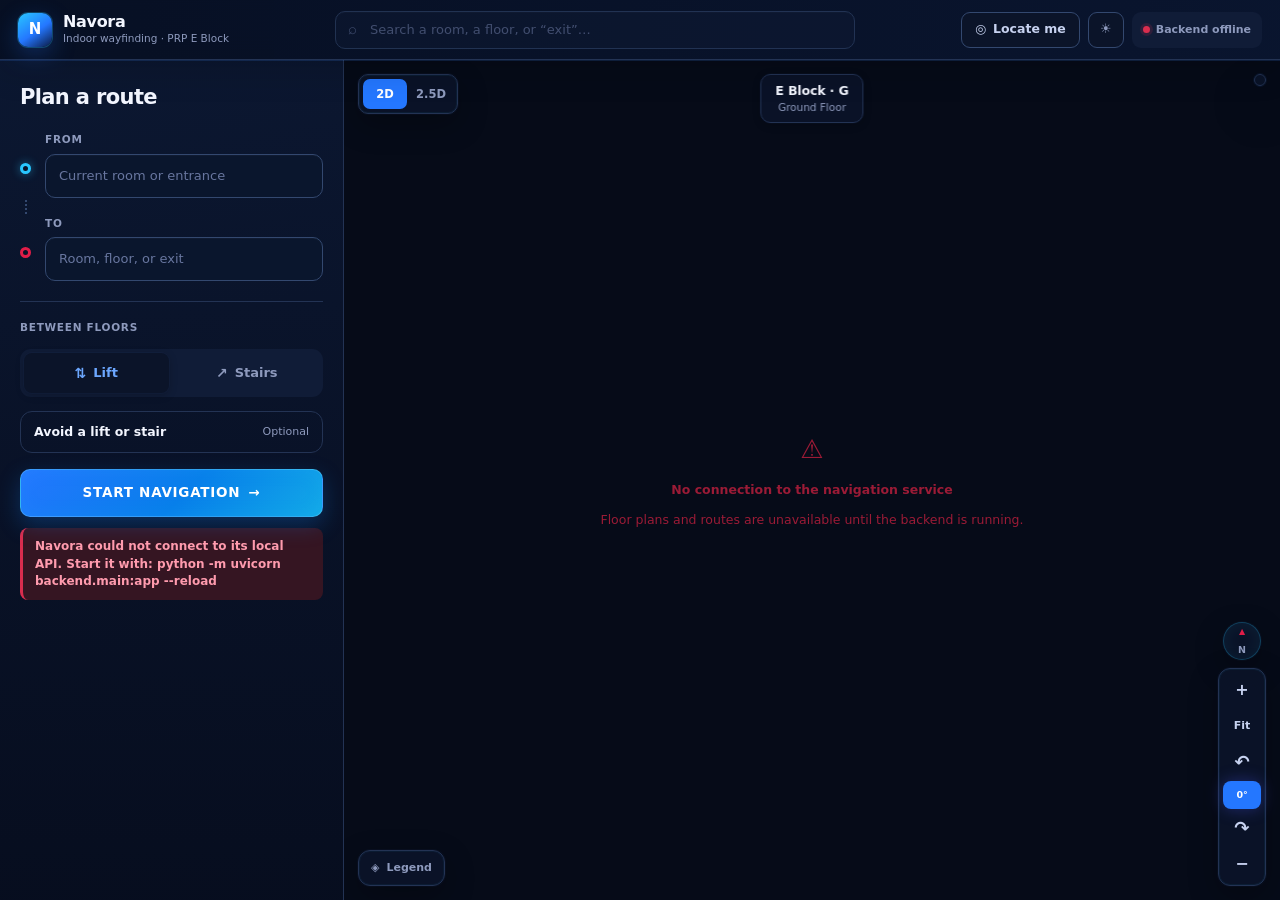
<file: frontend/index.html>
<!doctype html>
<html lang="en">
<head>
  <meta charset="utf-8" />
  <meta name="viewport" content="width=device-width, initial-scale=1, viewport-fit=cover" />
  <meta name="theme-color" content="#081126" />
  <title>Navora — PRP E Block</title>
  <link rel="stylesheet" href="style.css?v=navora-luminous-20260918-05" />
</head>
<body>
<div class="app-shell">

  <header class="topbar">
    <div class="brand">
      <div class="brand-mark" aria-hidden="true"><span>N</span></div>
      <div>
        <div class="brand-name">Navora</div>
        <div class="brand-subtitle">Indoor wayfinding · PRP E Block</div>
      </div>
    </div>

    <div class="global-search">
      <span class="global-search-icon" aria-hidden="true">⌕</span>
      <label class="sr-only" for="globalSearch">Search rooms and facilities</label>
      <input id="globalSearch" type="search" autocomplete="off"
             placeholder="Search a room, a floor, or “exit”…" disabled />
      <div id="globalSuggestions" class="suggestions global-suggestions" hidden></div>
    </div>

    <div class="topbar-actions">
      <button id="gpsBtn" class="top-icon-btn locate-action" type="button"
              title="Use outdoor GPS to find the nearest entrance"
              aria-label="Locate nearest entrance">
        <span aria-hidden="true">◎</span><span class="gps-label">Locate me</span>
      </button>
      <button id="themeBtn" class="theme-toggle" type="button"
              aria-label="Toggle calm evening theme" aria-pressed="false">
        <span aria-hidden="true">☀</span><span aria-hidden="true">☾</span>
      </button>
      <div id="apiPill" class="status-pill" aria-live="polite">
        <span class="status-dot"></span><span>Connecting…</span>
      </div>
    </div>
  </header>

  <main class="workspace">

    <!-- ============ Planner / route panel ============ -->
    <aside class="planner-panel" aria-label="Route planner">
      <div class="planner-scroll">

        <div class="planning-view">
          <div class="panel-heading"><h1>Plan a route</h1></div>

          <section class="search-card planning-fields" aria-label="Choose route">
            <div class="route-input-row">
              <span class="route-dot start-dot" aria-hidden="true"></span>
              <div class="search-block">
                <label class="field-label" for="startSearch">From</label>
                <div class="smart-search">
                  <input id="startSearch" type="search" autocomplete="off"
                         placeholder="Current room or entrance" disabled />
                  <button id="clearStartBtn" class="clear-search" type="button"
                          aria-label="Clear start">×</button>
                  <div id="startSuggestions" class="suggestions" hidden></div>
                </div>
                <div id="startSelection" class="selection-note" hidden></div>
              </div>
            </div>

            <div class="route-spine" aria-hidden="true"></div>

            <div class="route-input-row">
              <span class="route-dot destination-dot" aria-hidden="true"></span>
              <div class="search-block">
                <label class="field-label" for="destinationSearch">To</label>
                <div class="smart-search">
                  <input id="destinationSearch" type="search" autocomplete="off"
                         placeholder="Room, floor, or exit" disabled />
                  <button id="clearDestinationBtn" class="clear-search" type="button"
                          aria-label="Clear destination">×</button>
                  <div id="destinationSuggestions" class="suggestions" hidden></div>
                </div>
              </div>
            </div>

            <div id="exitChooser" class="exit-chooser" hidden>
              <div class="choice-heading">
                <strong>Choose an exit</strong>
                <span>Use the closest exit or pick an entrance.</span>
              </div>
              <div id="exitButtons" class="exit-buttons"></div>
            </div>
          </section>

          <section class="option-card planning-fields" aria-label="Route options">
            <div class="option-row">
              <span class="field-label" id="modeLabel">Between floors</span>
              <div class="mode-buttons" role="radiogroup" aria-labelledby="modeLabel">
                <label class="mode-button">
                  <input type="radio" name="mode" value="lift" checked />
                  <span class="mode-icon" aria-hidden="true">⇅</span><strong>Lift</strong>
                </label>
                <label class="mode-button">
                  <input type="radio" name="mode" value="stairs" />
                  <span class="mode-icon" aria-hidden="true">↗</span><strong>Stairs</strong>
                </label>
              </div>
            </div>

            <details class="avoid-panel">
              <summary><span>Avoid a lift or stair</span><span class="summary-hint">Optional</span></summary>
              <div class="avoid-body">
                <p>Choose anything you cannot use.</p>
                <div class="avoid-buttons">
                  <label><input type="checkbox" value="LIFT1"><span>Lift 1</span></label>
                  <label><input type="checkbox" value="LIFT2"><span>Lift 2</span></label>
                  <label><input type="checkbox" value="LIFT3"><span>Lift 3</span></label>
                  <label><input type="checkbox" value="STAIRS1"><span>Stair 1</span></label>
                  <label><input type="checkbox" value="STAIRS2"><span>Stair 2</span></label>
                  <label><input type="checkbox" value="STAIRS3"><span>Stair 3</span></label>
                </div>
              </div>
            </details>

            <div id="blockedStatus" class="blocked-status" role="status" hidden></div>
            <button id="navigateBtn" class="btn btn-primary btn-wide" type="button">
              <span>Start navigation</span><span aria-hidden="true">→</span>
            </button>
            <div id="formMessage" class="form-message" role="alert" hidden></div>
          </section>
        </div>

        <!-- ============ Active route summary ============ -->
        <section id="routeSummary" class="route-summary active-route" hidden>
          <div class="summary-head">
            <div>
              <span class="state-label"><i aria-hidden="true"></i> Route ready</span>
              <h1 id="summaryRouteText">—</h1>
              <p class="route-origin">From <span id="summaryStartText">—</span></p>
            </div>
            <button id="clearRouteBtn" class="icon-btn" type="button"
                    title="End route" aria-label="End route">×</button>
          </div>

          <div class="summary-metrics" aria-label="Route summary">
            <div><strong id="summaryTime">—</strong><span>estimated</span></div>
            <div><strong id="summaryCost">—</strong><span>distance</span></div>
            <div><strong id="summaryFloors">—</strong><span>floors</span></div>
          </div>
          <div class="route-mode-line">Via <strong id="summaryMode">—</strong></div>
          <div id="routeBlockedStatus" class="blocked-status" role="status" hidden></div>

          <div class="progress-card">
            <div class="progress-head">
              <span id="currentLandmark">Start</span><strong id="progressPercent">0%</strong>
            </div>
            <div id="journeyProgress" class="progress-track" role="progressbar"
                 aria-label="Journey progress" aria-valuemin="0" aria-valuemax="100" aria-valuenow="0">
              <div id="progressFill" class="progress-fill"></div>
            </div>
            <div class="progress-copy"><span id="remainingText">Route ready</span></div>
          </div>

          <section id="currentStepCard" class="current-step-card" hidden>
            <span class="section-label">You are here</span>
            <strong id="currentStepTitle">—</strong>
            <span id="currentStepFloor">—</span>
          </section>

          <section id="routeInstructionsCard" class="instructions-card" hidden>
            <div class="instructions-head"><strong>Route</strong><span id="instructionCount">0 steps</span></div>
            <div id="routeInstructions" class="instructions-list"></div>
          </section>
        </section>
      </div>
    </aside>

    <!-- ============ Map ============ -->
    <section class="map-panel" aria-label="Indoor map">
      <div id="mapViewport" class="map-viewport">

        <div id="mapLoading" class="map-state">
          <div class="spinner"></div><span>Loading floor map…</span>
        </div>
        <div id="svgHost" class="svg-host"></div>

        <div class="map-floor-badge" aria-live="polite">
          <strong id="currentFloorTitle">E Block · G</strong>
          <span id="currentFloorSubtitle">Ground Floor</span>
        </div>

        <div class="map-view-controls" aria-label="Map display mode">
          <button class="view-mode-btn active" type="button" data-map-mode="2d" aria-pressed="true">2D</button>
          <button class="view-mode-btn" type="button" data-map-mode="25d" aria-pressed="false">2.5D</button>
        </div>

        <div id="floorOverviewButtons" class="floor-rail" role="group"
             aria-label="Floor selector"></div>

        <div class="map-utility-controls">
          <div class="compass" aria-label="North is up">
            <span aria-hidden="true">▲</span><strong>N</strong>
          </div>
          <div class="map-controls" aria-label="Map controls">
            <button id="zoomInBtn" class="control-btn" type="button" title="Zoom in" aria-label="Zoom in">+</button>
            <button id="fitBtn" class="control-btn fit-btn" type="button" title="Fit map">Fit</button>
            <button id="rotateLeftBtn" class="control-btn rotate-step-btn" type="button"
                    title="Rotate map 15 degrees left" aria-label="Rotate map 15 degrees left">↶</button>
            <button id="rotationAngleBtn" class="control-btn rotation-angle-btn" type="button"
                    title="Reset map rotation" aria-label="Reset map rotation to zero degrees">0°</button>
            <button id="rotateRightBtn" class="control-btn rotate-step-btn" type="button"
                    title="Rotate map 15 degrees right" aria-label="Rotate map 15 degrees right">↷</button>
            <button id="zoomOutBtn" class="control-btn" type="button" title="Zoom out" aria-label="Zoom out">−</button>
          </div>
        </div>

        <details class="map-legend">
          <summary><span aria-hidden="true">◈</span> Legend</summary>
          <div class="legend-body">
            <span><i class="legend-classroom"></i>Classroom</span>
            <span><i class="legend-lab"></i>Lab / Research</span>
            <span><i class="legend-office"></i>Office</span>
            <span><i class="legend-lift"></i>Lift</span>
            <span><i class="legend-stair"></i>Stairs</span>
            <span><i class="legend-bathroom"></i>Bathroom</span>
            <span><i class="legend-open"></i>Open space</span>
            <span><i class="legend-seating"></i>Seating</span>
            <span><i class="legend-entrance"></i>Building entry</span>
            <span><i class="legend-door"></i>Service access</span>
          </div>
        </details>
      </div>

      <!-- ============ Navigation dock ============ -->
      <div id="stepBar" class="step-bar" hidden>
        <div class="dock-progress">
          <div>
            <span id="dockPointCount">Route progress</span>
            <strong id="dockProgressPercent">0%</strong>
          </div>
          <div class="dock-progress-track"><i id="dockProgressFill"></i></div>
          <small>
            <span id="dockPointCounter">—</span>
            <span id="dockRemaining">Route ready</span>
          </small>
        </div>

        <div class="dock-next-action">
          <span class="dock-next-copy">
            <small>Next</small>
            <strong id="nextStepTitle">—</strong>
            <em id="nextStepSubtitle">—</em>
          </span>
          <div class="step-actions">
            <button id="previousCheckpointBtn" class="btn btn-previous" type="button" disabled
                    aria-label="Return to the previous confirmed route point">
              <span class="previous-arrow" aria-hidden="true">←</span>
              <span class="previous-action-copy">
                <strong>Previous point</strong>
                <small id="dockPreviousTitle">Route start</small>
                <em id="dockPreviousMeta" class="sr-only">Beginning</em>
              </span>
            </button>
            <button id="confirmNextBtn" class="btn btn-primary" type="button"
                    aria-label="Confirm you have reached the next route point">I'm here →</button>
            <button id="reportBlockedBtn" class="btn btn-secondary" type="button">Blocked</button>
          </div>
        </div>

        <div class="dock-row">
          <div id="floatingNavControls" class="floating-nav-controls" hidden>
            <button id="centerMeBtn" class="dock-point current-point" type="button">
              <i class="dock-pin" aria-hidden="true">●</i>
              <span><small>You are here</small><strong id="dockCurrentTitle">Start</strong>
                    <em id="dockCurrentMeta">On route</em></span>
            </button>
          </div>

          <div class="dock-point destination-point" aria-live="polite">
            <i class="dock-pin destination-pin" aria-hidden="true">⚑</i>
            <span><small>Destination</small><strong id="dockDestinationTitle">—</strong>
                  <em id="dockDestinationMeta">—</em></span>
          </div>
        </div>

        <button id="mobileRouteDetailsBtn" class="mobile-route-details-btn"
                type="button" aria-expanded="false">
          <span>Route details</span><span id="mobileRouteDetailsHint">Show full plan</span>
        </button>
      </div>
    </section>
  </main>
</div>

<dialog id="blockedDialog" class="modal">
  <form method="dialog" class="modal-card">
    <div class="modal-head">
      <div>
        <span class="section-label">Find another route</span>
        <h2>What can’t you use?</h2>
      </div>
      <button class="icon-btn" value="cancel" aria-label="Close">×</button>
    </div>
    <p>We’ll reroute from your last confirmed point.</p>
    <div class="blocked-grid">
      <label><input type="checkbox" value="LIFT1"><span>Lift 1</span></label>
      <label><input type="checkbox" value="LIFT2"><span>Lift 2</span></label>
      <label><input type="checkbox" value="LIFT3"><span>Lift 3</span></label>
      <label><input type="checkbox" value="STAIRS1"><span>Stair 1</span></label>
      <label><input type="checkbox" value="STAIRS2"><span>Stair 2</span></label>
      <label><input type="checkbox" value="STAIRS3"><span>Stair 3</span></label>
    </div>
    <div class="modal-actions">
      <button class="btn btn-secondary" value="cancel">Cancel</button>
      <button id="applyBlockedBtn" class="btn btn-primary" value="default">Reroute</button>
    </div>
  </form>
</dialog>

<div id="toast" class="toast" role="status" aria-live="polite"></div>

<script src="schematic-overlays.js"></script>
<script src="app.js?v=navora-luminous-20260918-05"></script>
</body>
</html>
</file>
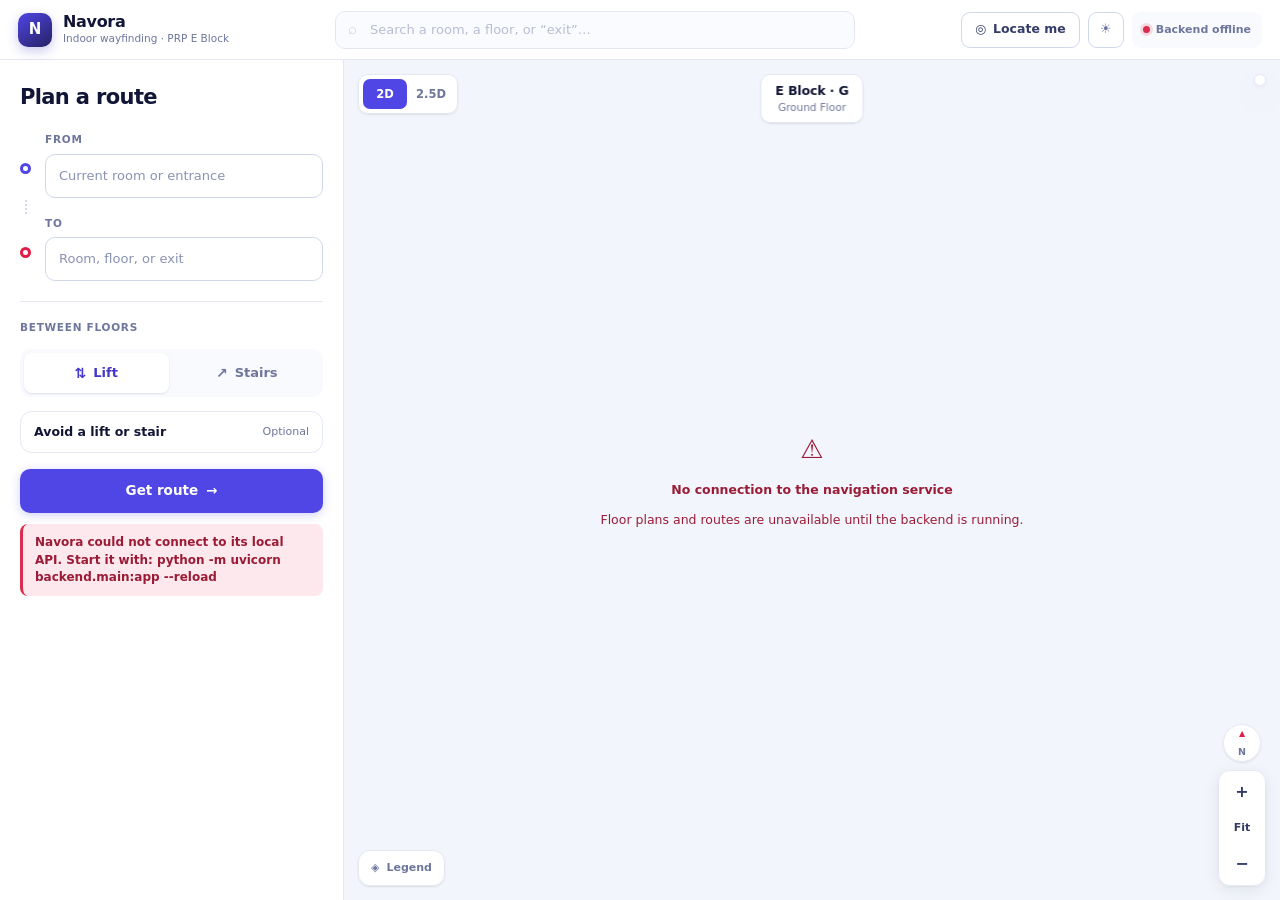
<file: backups/frontend-before-redesign-20260918-211433/index.html>
<!doctype html>
<html lang="en">
<head>
  <meta charset="utf-8" />
  <meta name="viewport" content="width=device-width, initial-scale=1, viewport-fit=cover" />
  <meta name="theme-color" content="#4F46E5" />
  <title>Navora — PRP E Block</title>
  <link rel="stylesheet" href="style.css?v=navora-indigo-20260918-01" />
</head>
<body>
<div class="app-shell">

  <header class="topbar">
    <div class="brand">
      <div class="brand-mark" aria-hidden="true"><span>N</span></div>
      <div>
        <div class="brand-name">Navora</div>
        <div class="brand-subtitle">Indoor wayfinding · PRP E Block</div>
      </div>
    </div>

    <div class="global-search">
      <span class="global-search-icon" aria-hidden="true">⌕</span>
      <label class="sr-only" for="globalSearch">Search rooms and facilities</label>
      <input id="globalSearch" type="search" autocomplete="off"
             placeholder="Search a room, a floor, or “exit”…" disabled />
      <div id="globalSuggestions" class="suggestions global-suggestions" hidden></div>
    </div>

    <div class="topbar-actions">
      <button id="gpsBtn" class="top-icon-btn locate-action" type="button"
              title="Use outdoor GPS to find the nearest entrance"
              aria-label="Locate nearest entrance">
        <span aria-hidden="true">◎</span><span class="gps-label">Locate me</span>
      </button>
      <button id="themeBtn" class="theme-toggle" type="button"
              aria-label="Toggle calm evening theme" aria-pressed="false">
        <span aria-hidden="true">☀</span><span aria-hidden="true">☾</span>
      </button>
      <div id="apiPill" class="status-pill" aria-live="polite">
        <span class="status-dot"></span><span>Connecting…</span>
      </div>
    </div>
  </header>

  <main class="workspace">

    <!-- ============ Planner / route panel ============ -->
    <aside class="planner-panel" aria-label="Route planner">
      <div class="planner-scroll">

        <div class="planning-view">
          <div class="panel-heading"><h1>Plan a route</h1></div>

          <section class="search-card planning-fields" aria-label="Choose route">
            <div class="route-input-row">
              <span class="route-dot start-dot" aria-hidden="true"></span>
              <div class="search-block">
                <label class="field-label" for="startSearch">From</label>
                <div class="smart-search">
                  <input id="startSearch" type="search" autocomplete="off"
                         placeholder="Current room or entrance" disabled />
                  <button id="clearStartBtn" class="clear-search" type="button"
                          aria-label="Clear start">×</button>
                  <div id="startSuggestions" class="suggestions" hidden></div>
                </div>
                <div id="startSelection" class="selection-note" hidden></div>
              </div>
            </div>

            <div class="route-spine" aria-hidden="true"></div>

            <div class="route-input-row">
              <span class="route-dot destination-dot" aria-hidden="true"></span>
              <div class="search-block">
                <label class="field-label" for="destinationSearch">To</label>
                <div class="smart-search">
                  <input id="destinationSearch" type="search" autocomplete="off"
                         placeholder="Room, floor, or exit" disabled />
                  <button id="clearDestinationBtn" class="clear-search" type="button"
                          aria-label="Clear destination">×</button>
                  <div id="destinationSuggestions" class="suggestions" hidden></div>
                </div>
              </div>
            </div>

            <div id="exitChooser" class="exit-chooser" hidden>
              <div class="choice-heading">
                <strong>Choose an exit</strong>
                <span>Use the closest exit or pick an entrance.</span>
              </div>
              <div id="exitButtons" class="exit-buttons"></div>
            </div>
          </section>

          <section class="option-card planning-fields" aria-label="Route options">
            <div class="option-row">
              <span class="field-label" id="modeLabel">Between floors</span>
              <div class="mode-buttons" role="radiogroup" aria-labelledby="modeLabel">
                <label class="mode-button">
                  <input type="radio" name="mode" value="lift" checked />
                  <span class="mode-icon" aria-hidden="true">⇅</span><strong>Lift</strong>
                </label>
                <label class="mode-button">
                  <input type="radio" name="mode" value="stairs" />
                  <span class="mode-icon" aria-hidden="true">↗</span><strong>Stairs</strong>
                </label>
              </div>
            </div>

            <details class="avoid-panel">
              <summary><span>Avoid a lift or stair</span><span class="summary-hint">Optional</span></summary>
              <div class="avoid-body">
                <p>Choose anything you cannot use.</p>
                <div class="avoid-buttons">
                  <label><input type="checkbox" value="LIFT1"><span>Lift 1</span></label>
                  <label><input type="checkbox" value="LIFT2"><span>Lift 2</span></label>
                  <label><input type="checkbox" value="LIFT3"><span>Lift 3</span></label>
                  <label><input type="checkbox" value="STAIRS1"><span>Stair 1</span></label>
                  <label><input type="checkbox" value="STAIRS2"><span>Stair 2</span></label>
                  <label><input type="checkbox" value="STAIRS3"><span>Stair 3</span></label>
                </div>
              </div>
            </details>

            <div id="blockedStatus" class="blocked-status" role="status" hidden></div>
            <button id="navigateBtn" class="btn btn-primary btn-wide" type="button">
              <span>Get route</span><span aria-hidden="true">→</span>
            </button>
            <div id="formMessage" class="form-message" role="alert" hidden></div>
          </section>
        </div>

        <!-- ============ Active route summary ============ -->
        <section id="routeSummary" class="route-summary active-route" hidden>
          <div class="summary-head">
            <div>
              <span class="state-label"><i aria-hidden="true"></i> Route ready</span>
              <h1 id="summaryRouteText">—</h1>
              <p class="route-origin">From <span id="summaryStartText">—</span></p>
            </div>
            <button id="clearRouteBtn" class="icon-btn" type="button"
                    title="End route" aria-label="End route">×</button>
          </div>

          <div class="summary-metrics" aria-label="Route summary">
            <div><strong id="summaryTime">—</strong><span>estimated</span></div>
            <div><strong id="summaryCost">—</strong><span>distance</span></div>
            <div><strong id="summaryFloors">—</strong><span>floors</span></div>
          </div>
          <div class="route-mode-line">Via <strong id="summaryMode">—</strong></div>
          <div id="routeBlockedStatus" class="blocked-status" role="status" hidden></div>

          <div class="progress-card">
            <div class="progress-head">
              <span id="currentLandmark">Start</span><strong id="progressPercent">0%</strong>
            </div>
            <div id="journeyProgress" class="progress-track" role="progressbar"
                 aria-label="Journey progress" aria-valuemin="0" aria-valuemax="100" aria-valuenow="0">
              <div id="progressFill" class="progress-fill"></div>
            </div>
            <div class="progress-copy"><span id="remainingText">Route ready</span></div>
          </div>

          <section id="currentStepCard" class="current-step-card" hidden>
            <span class="section-label">You are here</span>
            <strong id="currentStepTitle">—</strong>
            <span id="currentStepFloor">—</span>
          </section>

          <section id="routeInstructionsCard" class="instructions-card" hidden>
            <div class="instructions-head"><strong>Route</strong><span id="instructionCount">0 steps</span></div>
            <div id="routeInstructions" class="instructions-list"></div>
          </section>
        </section>
      </div>
    </aside>

    <!-- ============ Map ============ -->
    <section class="map-panel" aria-label="Indoor map">
      <div id="mapViewport" class="map-viewport">

        <div id="mapLoading" class="map-state">
          <div class="spinner"></div><span>Loading floor map…</span>
        </div>
        <div id="svgHost" class="svg-host"></div>

        <div class="map-floor-badge" aria-live="polite">
          <strong id="currentFloorTitle">E Block · G</strong>
          <span id="currentFloorSubtitle">Ground Floor</span>
        </div>

        <div class="map-view-controls" aria-label="Map display mode">
          <button class="view-mode-btn active" type="button" data-map-mode="2d" aria-pressed="true">2D</button>
          <button class="view-mode-btn" type="button" data-map-mode="25d" aria-pressed="false">2.5D</button>
        </div>

        <div id="floorOverviewButtons" class="floor-rail" role="group"
             aria-label="Floor selector"></div>

        <div class="map-utility-controls">
          <div class="compass" aria-label="North is up">
            <span aria-hidden="true">▲</span><strong>N</strong>
          </div>
          <div class="map-controls" aria-label="Map zoom">
            <button id="zoomInBtn" class="control-btn" type="button" title="Zoom in" aria-label="Zoom in">+</button>
            <button id="fitBtn" class="control-btn fit-btn" type="button" title="Fit map">Fit</button>
            <button id="zoomOutBtn" class="control-btn" type="button" title="Zoom out" aria-label="Zoom out">−</button>
          </div>
        </div>

        <details class="map-legend">
          <summary><span aria-hidden="true">◈</span> Legend</summary>
          <div class="legend-body">
            <span><i class="legend-classroom"></i>Classroom</span>
            <span><i class="legend-lab"></i>Lab / Research</span>
            <span><i class="legend-office"></i>Office</span>
            <span><i class="legend-lift"></i>Lift</span>
            <span><i class="legend-stair"></i>Stairs</span>
            <span><i class="legend-bathroom"></i>Bathroom</span>
            <span><i class="legend-open"></i>Open space</span>
            <span><i class="legend-seating"></i>Seating</span>
            <span><i class="legend-entrance"></i>Building entry</span>
            <span><i class="legend-door"></i>Service access</span>
          </div>
        </details>
      </div>

      <!-- ============ Navigation dock ============ -->
      <div id="stepBar" class="step-bar" hidden>
        <div class="dock-progress">
          <div>
            <span id="dockPointCount">Route progress</span>
            <strong id="dockProgressPercent">0%</strong>
          </div>
          <div class="dock-progress-track"><i id="dockProgressFill"></i></div>
          <small>
            <span id="dockPointCounter">—</span>
            <span id="dockRemaining">Route ready</span>
          </small>
        </div>

        <div class="dock-next-action">
          <span class="dock-next-copy">
            <small>Next</small>
            <strong id="nextStepTitle">—</strong>
            <em id="nextStepSubtitle">—</em>
          </span>
          <div class="step-actions">
            <button id="confirmNextBtn" class="btn btn-primary" type="button"
                    aria-label="Confirm you have reached the next route point">I'm here →</button>
            <button id="reportBlockedBtn" class="btn btn-secondary" type="button">Blocked</button>
          </div>
        </div>

        <div class="dock-row">
          <div id="floatingNavControls" class="floating-nav-controls" hidden>
            <button id="previousCheckpointBtn" class="dock-point" type="button" disabled>
              <i class="dock-pin previous-pin" aria-hidden="true">‹</i>
              <span><small>Previous</small><strong id="dockPreviousTitle">Start</strong>
                    <em id="dockPreviousMeta">Beginning</em></span>
            </button>
            <button id="centerMeBtn" class="dock-point current-point" type="button">
              <i class="dock-pin" aria-hidden="true">●</i>
              <span><small>You are here</small><strong id="dockCurrentTitle">Start</strong>
                    <em id="dockCurrentMeta">On route</em></span>
            </button>
          </div>

          <div class="dock-point destination-point" aria-live="polite">
            <i class="dock-pin destination-pin" aria-hidden="true">⚑</i>
            <span><small>Destination</small><strong id="dockDestinationTitle">—</strong>
                  <em id="dockDestinationMeta">—</em></span>
          </div>
        </div>

        <button id="mobileRouteDetailsBtn" class="mobile-route-details-btn"
                type="button" aria-expanded="false">
          <span>Route details</span><span id="mobileRouteDetailsHint">Show full plan</span>
        </button>
      </div>
    </section>
  </main>
</div>

<dialog id="blockedDialog" class="modal">
  <form method="dialog" class="modal-card">
    <div class="modal-head">
      <div>
        <span class="section-label">Find another route</span>
        <h2>What can’t you use?</h2>
      </div>
      <button class="icon-btn" value="cancel" aria-label="Close">×</button>
    </div>
    <p>We’ll reroute from your last confirmed point.</p>
    <div class="blocked-grid">
      <label><input type="checkbox" value="LIFT1"><span>Lift 1</span></label>
      <label><input type="checkbox" value="LIFT2"><span>Lift 2</span></label>
      <label><input type="checkbox" value="LIFT3"><span>Lift 3</span></label>
      <label><input type="checkbox" value="STAIRS1"><span>Stair 1</span></label>
      <label><input type="checkbox" value="STAIRS2"><span>Stair 2</span></label>
      <label><input type="checkbox" value="STAIRS3"><span>Stair 3</span></label>
    </div>
    <div class="modal-actions">
      <button class="btn btn-secondary" value="cancel">Cancel</button>
      <button id="applyBlockedBtn" class="btn btn-primary" value="default">Reroute</button>
    </div>
  </form>
</dialog>

<div id="toast" class="toast" role="status" aria-live="polite"></div>

<script src="schematic-overlays.js"></script>
<script src="app.js?v=navora-indigo-20260918-01"></script>
</body>
</html>
</file>
<file: frontend/style.css>
/* ===========================================================================
   Navora — PRP E Block indoor navigation
   Single authoritative stylesheet.

   Section 1  Design tokens
   Section 2  Base / reset
   Section 3  App shell + topbar
   Section 4  Planner panel
   Section 5  Search + suggestions
   Section 6  Map panel, floor rail, tools, legend
   Section 7  Navigation dock (active route)
   Section 8  Map layer styling (.cn-*) — ported, retuned, deduplicated
   Section 9  Modal / toast / states
   Section 10 Responsive
   Section 11 Reduced motion
   =========================================================================== */

/* ---------- Section 1: Design tokens -------------------------------------- */
:root {
  /* Brand — deep indigo/violet */
  --indigo-50:#121D42;
  --indigo-100:#182A59;
  --indigo-200:#28437E;
  --indigo-300:#3E67B5;
  --indigo-500:#4087FF;
  --indigo-600:#2477FF;
  --indigo-700:#6CA7FF;
  --indigo-900:#0B1A43;
  --cyan:#29C7FF;
  --cyan-soft:rgba(41,199,255,.14);

  /* Neutrals — cool */
  --ink:#F3F6FF;
  --ink-2:#C7D2F0;
  --muted:#8E9ABD;
  --muted-2:#68769F;
  --line:#233354;
  --line-2:#33486F;
  --surface:#0B1429;
  --surface-2:#101C37;
  --bg:#060B18;

  /* State */
  --success:#0E9F6E;
  --success-soft:#0C2C2A;
  --warn:#C77C05;
  --warn-soft:#352811;
  --danger:#D92D4E;
  --danger-soft:#351522;
  --dest:#E11D48;
  --dest-soft:#321326;

  /* The application chrome is dark, while the imported floor plan stays
     paper-light. Keep map typography independent from the UI text tokens. */
  --map-label:#111936;
  --map-label-muted:#5B6785;
  --map-label-halo:#FFFFFF;

  /* Navigation semantics */
  --route:#FF435E;
  --route-deep:#FF7A8D;
  --route-soft:#351522;
  --current:var(--cyan);
  --destination:var(--dest);
  --completed:var(--success);

  /* Map semantics — deliberately low chroma so the route is the only
     saturated element on screen. This is the main legibility lever. */
  --m-paper:#FBFCFE;
  --m-room:#F1F3FA;
  --m-classroom:#EAF0FA;
  --m-classroom-bd:#9BAAC9;
  --m-lab:#E6F1F6;
  --m-lab-bd:#8FAEBD;
  --m-office:#F5F0E6;
  --m-office-bd:#BFAE8C;
  --m-utility:#EDEFF5;
  --m-utility-bd:#A8AFC2;
  --m-bath:#E4F0F3;
  --m-bath-bd:#83AEB9;
  --m-lift:#ECE8FA;
  --m-lift-bd:#9187CC;
  --m-stair:#F7EFE2;
  --m-stair-bd:#B5936A;
  --m-open:#E9F0E6;
  --m-open-bd:#93A98C;
  --m-seating:#F3EADB;
  --m-seating-bd:#A88C62;

  /* 2.5D wall construction — cool navy-slate */
  --m-wall-top:#FFFFFF;
  --m-wall-edge:#2C325C;
  --m-wall-face:#5C6491;
  --m-wall-face-l:#4C5480;
  --m-wall-face-r:#7D86B0;
  --m-wall-face-f:#555D8A;

  /* Geometry */
  --radius-sm:8px;
  --radius:12px;
  --radius-lg:16px;
  --header:60px;
  --dock-h:120px;
  --panel-w:344px;

  --shadow-sm:0 2px 8px rgba(0,0,0,.22),0 0 0 1px rgba(82,127,216,.04);
  --shadow:0 10px 30px rgba(0,0,0,.28),0 0 0 1px rgba(82,127,216,.05);
  --shadow-lg:0 22px 56px rgba(0,0,0,.44),0 0 0 1px rgba(64,135,255,.08);

  --ease:cubic-bezier(.22,.61,.36,1);
  --fast:.16s;
  --mid:.28s;
  --slow:.42s;
}

body.evening-mode {
  --bg:#030713;
  --surface:#071024;
  --surface-2:#0C1730;
  --line:#1B2A49;
  --line-2:#2B4168;
}

/* ---------- Section 2: Base ----------------------------------------------- */
* { box-sizing:border-box }

html, body {
  margin:0;
  height:100%;
  background:var(--bg);
  color:var(--ink);
}

body {
  font-family:ui-sans-serif,system-ui,-apple-system,"Segoe UI",Inter,sans-serif;
  font-size:14px;
  line-height:1.45;
  -webkit-font-smoothing:antialiased;
  overflow:hidden;
}

button, input, select { font:inherit; color:inherit }
button { cursor:pointer; -webkit-tap-highlight-color:transparent; border:0; background:none }
[hidden] { display:none !important }

:focus-visible {
  outline:2px solid var(--indigo-600);
  outline-offset:2px;
  border-radius:4px;
}
input:focus-visible { outline:none }

.section-label, .field-label {
  display:block;
  color:var(--muted);
  font-size:10.5px;
  font-weight:700;
  letter-spacing:.07em;
  text-transform:uppercase;
}

.sr-only {
  position:absolute; width:1px; height:1px;
  padding:0; margin:-1px; overflow:hidden;
  clip:rect(0 0 0 0); white-space:nowrap; border:0;
}

/* ---------- Section 3: App shell + topbar --------------------------------- */
.app-shell {
  display:grid;
  grid-template-rows:var(--header) minmax(0,1fr);
  height:100dvh;
}

.topbar {
  display:grid;
  grid-template-columns:auto minmax(0,1fr) auto;
  align-items:center;
  gap:20px;
  padding:0 18px;
  background:linear-gradient(90deg,rgba(7,16,36,.97),rgba(10,22,48,.94));
  backdrop-filter:blur(16px) saturate(125%);
  border-bottom:1px solid var(--line);
  box-shadow:0 1px 0 rgba(64,135,255,.16),0 10px 34px rgba(0,0,0,.16);
  z-index:40;
}

.brand { display:flex; align-items:center; gap:11px; min-width:0 }

.brand-mark {
  display:grid;
  place-items:center;
  width:34px; height:34px;
  border-radius:10px;
  background:linear-gradient(145deg,var(--cyan),var(--indigo-600) 54%,var(--indigo-900));
  color:#fff;
  box-shadow:0 0 0 1px rgba(41,199,255,.26),0 8px 24px rgba(36,119,255,.28);
}
.brand-mark span { font-size:15px; font-weight:800; letter-spacing:-.02em }

.brand-name {
  font-size:16px; font-weight:750;
  letter-spacing:-.02em; line-height:1.1;
}
.brand-subtitle {
  margin-top:1px;
  color:var(--muted);
  font-size:10.5px;
  white-space:nowrap;
}

.topbar-actions { display:flex; align-items:center; gap:8px }

.top-icon-btn {
  display:flex; align-items:center; gap:7px;
  height:36px; padding:0 13px;
  border:1px solid var(--line-2);
  border-radius:9px;
  background:var(--surface);
  color:var(--ink-2);
  font-size:12.5px; font-weight:620;
  transition:background var(--fast), border-color var(--fast), color var(--fast);
}
.top-icon-btn:hover { background:var(--indigo-50); border-color:var(--indigo-200); color:var(--indigo-700) }
.top-icon-btn[aria-busy="true"] { opacity:.6; pointer-events:none }

.theme-toggle {
  display:grid; grid-auto-flow:column;
  width:36px; height:36px;
  place-items:center;
  border:1px solid var(--line-2);
  border-radius:9px;
  background:var(--surface);
  color:var(--muted);
  font-size:13px;
}
.theme-toggle span:last-child { display:none }
body.evening-mode .theme-toggle span:first-child { display:none }
body.evening-mode .theme-toggle span:last-child { display:block }
.theme-toggle:hover { border-color:var(--indigo-200); color:var(--indigo-700) }

.status-pill {
  display:flex; align-items:center; gap:6px;
  height:36px; padding:0 11px;
  border-radius:9px;
  background:var(--surface-2);
  color:var(--muted);
  font-size:11px; font-weight:600;
  white-space:nowrap;
}
.status-dot {
  width:7px; height:7px; border-radius:50%;
  background:var(--muted-2);
  transition:background var(--fast);
}
.status-pill.online .status-dot { background:var(--success); box-shadow:0 0 0 3px rgba(14,159,110,.15) }
.status-pill.offline .status-dot { background:var(--danger); box-shadow:0 0 0 3px rgba(217,45,78,.15) }

.workspace {
  display:grid;
  grid-template-columns:var(--panel-w) minmax(0,1fr);
  min-height:0;
}

/* ---------- Section 4: Planner panel -------------------------------------- */
.planner-panel {
  min-width:0;
  background:
    linear-gradient(180deg,rgba(12,24,50,.94),rgba(7,14,31,.96)),
    radial-gradient(circle at 0 0,rgba(41,199,255,.08),transparent 42%);
  backdrop-filter:blur(18px) saturate(120%);
  border-right:1px solid var(--line);
  box-shadow:10px 0 32px rgba(1,5,20,.2);
  overflow:hidden;
  display:flex;
  flex-direction:column;
}
.planner-scroll {
  flex:1;
  min-height:0;
  overflow-y:auto;
  overscroll-behavior:contain;
  padding:22px 20px 26px;
}

.panel-heading h1 {
  margin:0 0 20px;
  font-size:21px; font-weight:720;
  letter-spacing:-.03em;
}

.route-input-row {
  display:grid;
  grid-template-columns:14px minmax(0,1fr);
  gap:11px;
  align-items:start;
}
.route-dot {
  width:11px; height:11px;
  margin-top:31px;
  border-radius:50%;
  background:var(--surface);
}
.start-dot { border:3px solid var(--cyan); box-shadow:0 0 10px rgba(41,199,255,.48) }
.destination-dot { border:3px solid var(--dest) }
.route-spine {
  height:14px; margin:2px 0 2px 5px;
  border-left:2px dotted var(--line-2);
}

.field-label { margin-bottom:6px }

/* Route options */
.option-card {
  margin-top:20px; padding-top:18px;
  border-top:1px solid var(--line);
}
.option-row { display:grid; gap:8px }

.mode-buttons {
  display:grid;
  grid-template-columns:1fr 1fr;
  gap:6px;
  padding:4px;
  border-radius:11px;
  background:var(--surface-2);
}
.mode-button {
  display:flex; align-items:center; justify-content:center; gap:7px;
  height:40px;
  border-radius:8px;
  color:var(--muted);
  font-size:13px; font-weight:640;
  cursor:pointer;
  transition:background var(--fast), color var(--fast), box-shadow var(--fast);
}
.mode-button input {
  position:absolute; width:1px; height:1px;
  opacity:0; pointer-events:none;
  margin:0; clip:rect(0 0 0 0);
}
.mode-button:has(input:checked) {
  background:var(--surface);
  color:var(--indigo-700);
  box-shadow:var(--shadow-sm);
}
.mode-button:has(input:focus-visible) { outline:2px solid var(--indigo-600); outline-offset:1px }
.mode-icon { font-size:14px }

.avoid-panel {
  margin-top:14px;
  border:1px solid var(--line);
  border-radius:var(--radius);
  overflow:hidden;
}
.avoid-panel summary {
  display:flex; align-items:center; justify-content:space-between;
  padding:11px 13px;
  font-size:12.5px; font-weight:620;
  cursor:pointer;
  list-style:none;
}
.avoid-panel summary::-webkit-details-marker { display:none }
.summary-hint { color:var(--muted); font-size:11px; font-weight:500 }
.avoid-body { padding:0 13px 13px }
.avoid-body p { margin:0 0 9px; color:var(--muted); font-size:11.5px }
.avoid-buttons, .blocked-grid {
  display:grid;
  grid-template-columns:repeat(3,1fr);
  gap:6px;
}
.avoid-buttons label, .blocked-grid label {
  display:flex; align-items:center; justify-content:center;
  min-height:38px; padding:0 6px;
  border:1px solid var(--line-2);
  border-radius:8px;
  color:var(--ink-2);
  font-size:11.5px; font-weight:600;
  text-align:center;
  cursor:pointer;
  transition:background var(--fast), border-color var(--fast), color var(--fast);
}
.avoid-buttons label:has(input:checked), .blocked-grid label:has(input:checked) {
  border-color:var(--warn);
  background:var(--warn-soft);
  color:#8A5602;
}
.avoid-buttons input, .blocked-grid input {
  position:absolute; width:1px; height:1px;
  opacity:0; pointer-events:none;
  margin:0; clip:rect(0 0 0 0);
}
.avoid-buttons label:has(input:focus-visible),
.blocked-grid label:has(input:focus-visible) { outline:2px solid var(--indigo-600); outline-offset:1px }

.blocked-status {
  margin-top:11px; padding:9px 11px;
  border-radius:var(--radius-sm);
  background:var(--warn-soft);
  color:#F6C45B;
  font-size:11.5px; font-weight:600;
}

/* Buttons */
.btn {
  display:inline-flex; align-items:center; justify-content:center; gap:8px;
  min-height:44px; padding:0 18px;
  border-radius:10px;
  font-size:13.5px; font-weight:660;
  transition:background var(--fast), color var(--fast),
             box-shadow var(--fast), transform var(--fast), opacity var(--fast);
}
.btn:active:not(:disabled) { transform:translateY(1px) }
.btn:disabled { opacity:.45; cursor:not-allowed }

.btn-primary {
  border:1px solid rgba(114,213,255,.36);
  background:linear-gradient(135deg,var(--indigo-600),#087FEA 54%,#12A9E7);
  color:#fff;
  box-shadow:0 8px 22px rgba(18,125,236,.28),0 0 18px rgba(41,199,255,.12) inset;
}
.btn-primary:hover:not(:disabled) {
  background:linear-gradient(135deg,#398BFF,#1398F4 58%,#20C3F1);
  box-shadow:0 10px 28px rgba(18,125,236,.38),0 0 20px rgba(41,199,255,.18) inset;
}

.btn-secondary {
  border:1px solid var(--line-2);
  background:var(--surface);
  color:var(--ink-2);
}
.btn-secondary:hover:not(:disabled) { border-color:var(--indigo-200); background:var(--indigo-50); color:var(--indigo-700) }

.btn-wide {
  width:100%;
  margin-top:16px;
  min-height:48px;
  letter-spacing:.055em;
  text-transform:uppercase;
}

.icon-btn {
  display:grid; place-items:center;
  width:32px; height:32px;
  flex:0 0 auto;
  border-radius:8px;
  color:var(--muted);
  font-size:17px; line-height:1;
  transition:background var(--fast), color var(--fast);
}
.icon-btn:hover { background:var(--surface-2); color:var(--ink) }

.form-message {
  margin-top:11px; padding:10px 12px;
  border-left:3px solid var(--danger);
  border-radius:var(--radius-sm);
  background:var(--danger-soft);
  color:#FF9BAE;
  font-size:12px; font-weight:560;
  animation:slide-in var(--mid) var(--ease);
}

/* Active-route summary */
.route-summary { animation:slide-in var(--mid) var(--ease) }
.summary-head { display:flex; align-items:flex-start; gap:10px; justify-content:space-between }
.summary-head h1 {
  margin:4px 0 2px;
  font-size:21px; font-weight:730;
  letter-spacing:-.03em;
}
.state-label {
  display:inline-flex; align-items:center; gap:6px;
  color:var(--indigo-700);
  font-size:10.5px; font-weight:700;
  letter-spacing:.07em; text-transform:uppercase;
}
.state-label i {
  width:6px; height:6px; border-radius:50%;
  background:var(--indigo-600);
  animation:breathe 2.4s ease-in-out infinite;
}
.route-origin { margin:0; color:var(--muted); font-size:12px }
.route-origin span { color:var(--ink-2); font-weight:620 }

.summary-metrics {
  display:grid;
  grid-template-columns:repeat(3,1fr);
  gap:1px;
  margin:16px 0 0;
  border:1px solid var(--line);
  border-radius:var(--radius);
  background:var(--line);
  overflow:hidden;
}
.summary-metrics > div {
  display:grid; gap:1px;
  padding:11px 10px;
  background:var(--surface);
}
.summary-metrics strong { font-size:15px; font-weight:700; letter-spacing:-.02em }
.summary-metrics span { color:var(--muted); font-size:10.5px }

.route-mode-line { margin-top:10px; color:var(--muted); font-size:11.5px }
.route-mode-line strong { color:var(--ink-2) }

.progress-card {
  margin-top:16px; padding:13px;
  border-radius:var(--radius);
  background:var(--surface-2);
}
.progress-head {
  display:flex; align-items:baseline; justify-content:space-between;
  gap:10px; margin-bottom:9px;
  font-size:12px;
}
.progress-head span { color:var(--ink-2); font-weight:620; min-width:0;
  overflow:hidden; text-overflow:ellipsis; white-space:nowrap }
.progress-head strong { color:var(--indigo-700); font-size:13px; font-weight:730 }

.progress-track {
  height:7px;
  border-radius:99px;
  background:var(--indigo-100);
  overflow:hidden;
}
.progress-fill {
  height:100%; width:0;
  border-radius:99px;
  background:linear-gradient(90deg,var(--indigo-500),var(--indigo-700));
  transition:width var(--slow) var(--ease);
}
.progress-copy { margin-top:8px; color:var(--muted); font-size:11.5px }

.current-step-card {
  display:grid; gap:2px;
  margin-top:16px; padding:13px;
  border:1px solid var(--indigo-100);
  border-left:3px solid var(--indigo-600);
  border-radius:var(--radius);
  background:var(--indigo-50);
}
.current-step-card strong { font-size:14px; font-weight:700 }
.current-step-card > span:last-child { color:var(--muted); font-size:11.5px }

.instructions-card { margin-top:18px; padding-top:16px; border-top:1px solid var(--line) }
.instructions-head {
  display:flex; align-items:baseline; justify-content:space-between;
  margin-bottom:11px;
}
.instructions-head strong { font-size:14px; font-weight:700 }
.instructions-head span { color:var(--muted); font-size:11.5px }
.instructions-list { display:grid; gap:2px }
.instruction-item {
  display:grid;
  grid-template-columns:24px minmax(0,1fr);
  gap:11px; align-items:start;
  padding:9px 8px;
  border-radius:var(--radius-sm);
  transition:background var(--fast);
}
.instruction-item:hover { background:var(--surface-2) }
.instruction-number {
  display:grid; place-items:center;
  width:24px; height:24px;
  border-radius:50%;
  background:var(--indigo-100);
  color:var(--indigo-700);
  font-size:11px; font-weight:730;
}
.instruction-copy { display:grid; gap:1px; min-width:0 }
.instruction-copy strong { font-size:12.5px; font-weight:640 }
.instruction-copy span { color:var(--muted); font-size:11.5px }

.mobile-route-details-btn { display:none }

/* One panel state at a time: planning OR the live route, never both. */
body.route-active .planning-view { display:none }
body:not(.route-active) .route-summary { display:none }

/* ---------- Section 5: Search + suggestions ------------------------------- */
.global-search { position:relative; max-width:520px; justify-self:center; width:100% }
.global-search-icon {
  position:absolute; left:13px; top:50%;
  transform:translateY(-50%);
  color:var(--muted-2);
  font-size:15px;
  pointer-events:none;
}
.global-search input {
  width:100%; height:38px;
  padding:0 14px 0 34px;
  border:1px solid var(--line-2);
  border-radius:10px;
  background:rgba(16,28,55,.78);
  color:var(--ink);
  box-shadow:inset 0 1px 0 rgba(255,255,255,.025);
  font-size:13px;
  transition:border-color var(--fast), box-shadow var(--fast), background var(--fast);
}
.global-search input:focus {
  border-color:var(--cyan);
  background:rgba(12,24,50,.96);
  box-shadow:0 0 0 3px rgba(41,199,255,.12),0 0 22px rgba(41,199,255,.08);
}
.global-search input::placeholder { color:var(--muted-2) }
.global-search input:disabled { opacity:.6 }

.smart-search { position:relative }
.smart-search input {
  width:100%; height:44px;
  padding:0 38px 0 13px;
  border:1px solid var(--line-2);
  border-radius:10px;
  background:rgba(10,22,46,.82);
  color:var(--ink);
  box-shadow:inset 0 1px 0 rgba(255,255,255,.025);
  font-size:13px;
  transition:border-color var(--fast), box-shadow var(--fast);
}
.smart-search input:focus {
  border-color:var(--cyan);
  box-shadow:0 0 0 3px rgba(41,199,255,.12),0 0 20px rgba(41,199,255,.07);
}
.smart-search input::placeholder { color:var(--muted-2) }

.clear-search {
  position:absolute; right:6px; top:50%;
  display:grid; place-items:center;
  width:28px; height:28px;
  transform:translateY(-50%);
  border-radius:7px;
  color:var(--muted-2);
  font-size:17px; line-height:1;
  opacity:0; pointer-events:none;
  transition:opacity var(--fast), background var(--fast), color var(--fast);
}
.smart-search:has(input:not(:placeholder-shown)) .clear-search { opacity:1; pointer-events:auto }
.clear-search:hover { background:var(--surface-2); color:var(--ink) }

.selection-note {
  margin-top:7px;
  display:flex; align-items:center; gap:6px;
  color:var(--indigo-700);
  font-size:11.5px; font-weight:600;
}

.suggestions {
  position:absolute; left:0; right:0; top:calc(100% + 6px);
  z-index:60;
  max-height:min(52vh,340px);
  overflow-y:auto;
  overscroll-behavior:contain;
  padding:5px;
  border:1px solid var(--line);
  border-radius:var(--radius);
  background:rgba(8,18,39,.97);
  backdrop-filter:blur(18px) saturate(125%);
  box-shadow:var(--shadow-lg);
  animation:suggest-in var(--fast) var(--ease);
}
.global-suggestions { top:calc(100% + 8px) }

.suggestion-group {
  padding:9px 9px 5px;
  color:var(--muted);
  font-size:10px; font-weight:700;
  letter-spacing:.07em; text-transform:uppercase;
}
.suggestion-item {
  display:grid;
  grid-template-columns:28px minmax(0,1fr);
  gap:10px; align-items:center;
  width:100%;
  padding:9px;
  border-radius:var(--radius-sm);
  text-align:left;
  transition:background var(--fast);
}
.suggestion-item:hover, .suggestion-item.selected { background:var(--indigo-50) }
.suggestion-item.selected { box-shadow:inset 2px 0 0 var(--indigo-600) }
.suggestion-icon {
  display:grid; place-items:center;
  width:28px; height:28px;
  border-radius:8px;
  background:var(--surface-2);
  font-size:13px;
}
.suggestion-item:hover .suggestion-icon,
.suggestion-item.selected .suggestion-icon { background:var(--indigo-100) }
.suggestion-copy { display:grid; gap:1px; min-width:0 }
.suggestion-copy strong {
  font-size:13px; font-weight:640;
  overflow:hidden; text-overflow:ellipsis; white-space:nowrap;
}
.suggestion-copy span { color:var(--muted); font-size:11px }
.suggestion-empty { padding:18px 12px; color:var(--muted); font-size:12.5px; text-align:center }

/* Exit chooser */
.exit-chooser {
  margin-top:14px; padding:13px;
  border:1px solid var(--line);
  border-radius:var(--radius);
  background:var(--surface-2);
  animation:slide-in var(--mid) var(--ease);
}
.choice-heading { display:grid; gap:2px; margin-bottom:10px }
.choice-heading strong { font-size:13px; font-weight:680 }
.choice-heading span { color:var(--muted); font-size:11.5px }
.exit-buttons { display:grid; gap:6px }
.exit-choice-btn {
  display:flex; align-items:center; justify-content:space-between; gap:10px;
  min-height:44px; padding:0 13px;
  border:1px solid var(--line-2);
  border-radius:10px;
  background:var(--surface);
  text-align:left;
  transition:border-color var(--fast), background var(--fast);
}
.exit-choice-btn:hover { border-color:var(--indigo-300); background:var(--indigo-50) }
.exit-choice-btn small { display:block; color:var(--muted); font-size:11px }
.exit-arrow { color:var(--indigo-600); font-size:15px }

/* ---------- Section 6: Map panel ------------------------------------------ */
.map-panel {
  position:relative;
  display:flex;
  flex-direction:column;
  min-width:0; min-height:0;
  background:var(--bg);
}

.map-viewport {
  position:relative;
  isolation:isolate;
  flex:1;
  min-height:0;
  overflow:hidden;
  background:
    radial-gradient(ellipse at 58% 43%, rgba(74,89,174,.34) 0%, rgba(23,33,74,.12) 38%, transparent 64%),
    radial-gradient(circle at 14% 84%, rgba(14,159,110,.12), transparent 30%),
    linear-gradient(145deg,#111938 0%,#0C132C 52%,#080D20 100%);
  touch-action:none;
  cursor:grab;
}
.map-viewport:active { cursor:grabbing }

/* A quiet navigation-grid canvas inspired by technical mapping interfaces.
   It stays behind the SVG and never participates in panning or hit testing. */
.map-viewport::before,
.map-viewport::after {
  content:"";
  position:absolute;
  inset:0;
  z-index:0;
  pointer-events:none;
}
.map-viewport::before {
  background-image:
    linear-gradient(rgba(145,156,220,.045) 1px,transparent 1px),
    linear-gradient(90deg,rgba(145,156,220,.045) 1px,transparent 1px),
    linear-gradient(rgba(145,156,220,.018) 1px,transparent 1px),
    linear-gradient(90deg,rgba(145,156,220,.018) 1px,transparent 1px);
  background-size:64px 64px,64px 64px,16px 16px,16px 16px;
  mask-image:radial-gradient(ellipse at 58% 46%,#000 22%,rgba(0,0,0,.72) 58%,transparent 96%);
}
.map-viewport::after {
  background:
    repeating-radial-gradient(ellipse at 106% -12%,transparent 0 36px,rgba(113,126,213,.075) 37px 38px,transparent 39px 58px),
    repeating-radial-gradient(ellipse at -8% 112%,transparent 0 42px,rgba(14,159,110,.052) 43px 44px,transparent 45px 68px),
    linear-gradient(116deg,transparent 0 47.8%,rgba(99,102,241,.07) 48%,transparent 48.25% 100%);
  opacity:.72;
}

.svg-host { position:absolute; inset:0; z-index:1; display:grid; place-items:center }
.svg-host svg { width:100%; height:100%; display:block }
.svg-host svg.cn-map-25d #campusnav-map-projection {
  filter:drop-shadow(0 20px 18px rgba(1,5,20,.38));
}
.svg-host svg.cn-map-2d #campusnav-map-projection {
  filter:drop-shadow(0 12px 13px rgba(1,5,20,.24));
}

.map-state {
  position:absolute; inset:0;
  z-index:5;
  display:grid; place-content:center; justify-items:center;
  gap:12px;
  background:var(--bg);
  color:var(--muted);
  font-size:12.5px;
  text-align:center;
  padding:24px;
}
.spinner {
  width:26px; height:26px;
  border:2.5px solid var(--indigo-100);
  border-top-color:var(--indigo-600);
  border-radius:50%;
  animation:spin .75s linear infinite;
}
.map-state.error-state { color:#9B1B36 }

/* Floor badge — tells you which plan you are looking at, on the map itself. */
.map-floor-badge {
  position:absolute; left:50%; top:14px;
  z-index:12;
  display:grid; gap:0;
  padding:7px 14px;
  transform:translateX(-50%);
  border:1px solid var(--line);
  border-radius:10px;
  background:rgba(11,20,41,.93);
  backdrop-filter:blur(6px);
  box-shadow:0 12px 30px rgba(0,0,0,.3),0 0 0 1px rgba(41,199,255,.08) inset;
  box-shadow:var(--shadow-sm);
  text-align:center;
  pointer-events:none;
  white-space:nowrap;
}
.map-floor-badge strong { font-size:12.5px; font-weight:700; letter-spacing:-.01em }
.map-floor-badge span { color:var(--muted); font-size:10.5px }

/* Floor rail — the single floor selector in the app */
.floor-rail {
  position:absolute; top:14px; right:14px;
  z-index:12;
  display:flex; flex-direction:column;
  gap:2px;
  padding:5px;
  border:1px solid var(--line);
  border-radius:var(--radius);
  background:rgba(11,20,41,.94);
  backdrop-filter:blur(14px) saturate(125%);
  box-shadow:var(--shadow-lg);
}
.floor-overview-button {
  position:relative;
  display:grid; place-items:center;
  width:38px; height:34px;
  border-radius:8px;
  color:var(--muted);
  font-size:12.5px; font-weight:700;
  transition:background var(--fast), color var(--fast);
}
.floor-overview-button:hover { background:var(--surface-2); color:var(--ink) }
.floor-overview-button.on-route::after {
  content:"";
  position:absolute; left:5px; top:50%;
  width:4px; height:4px;
  transform:translateY(-50%);
  border-radius:50%;
  background:var(--indigo-600);
}
.floor-overview-button.active {
  background:var(--indigo-600);
  color:#fff;
}
.floor-overview-button.active.on-route::after { background:rgba(255,255,255,.85) }

/* Map tools */
.map-utility-controls {
  position:absolute; right:14px; bottom:14px;
  z-index:12;
  display:grid; gap:8px; justify-items:center;
}
.map-view-controls {
  position:absolute; left:14px; top:14px;
  z-index:12;
  display:flex;
  padding:4px;
  gap:2px;
  border:1px solid var(--line);
  border-radius:10px;
  background:rgba(11,20,41,.92);
  backdrop-filter:blur(14px) saturate(125%);
  box-shadow:var(--shadow),0 0 0 1px rgba(41,199,255,.06) inset;
}
.view-mode-btn {
  min-width:44px; height:30px;
  border-radius:7px;
  color:var(--muted);
  font-size:11.5px; font-weight:660;
  transition:background var(--fast), color var(--fast);
}
.view-mode-btn:hover { background:var(--surface-2); color:var(--ink) }
.view-mode-btn.active { background:var(--indigo-600); color:#fff }

.compass {
  display:grid; place-items:center;
  width:38px; height:38px;
  border:1px solid rgba(41,199,255,.26);
  border-radius:50%;
  background:rgba(11,20,41,.92);
  backdrop-filter:blur(6px);
  box-shadow:var(--shadow),0 0 18px rgba(41,199,255,.08) inset;
  color:var(--muted);
  line-height:1;
}
.compass span { color:var(--dest); font-size:8px }
.compass strong { font-size:9.5px; font-weight:750 }
.compass span {
  transform:rotate(var(--map-rotation, 0deg));
  transition:transform var(--fast) var(--ease);
}

.map-controls {
  display:grid; gap:2px;
  padding:4px;
  border:1px solid var(--line);
  border-radius:var(--radius);
  background:rgba(11,20,41,.92);
  backdrop-filter:blur(14px) saturate(125%);
  box-shadow:var(--shadow),0 0 0 1px rgba(41,199,255,.06) inset;
}
.control-btn {
  display:grid; place-items:center;
  width:38px; height:34px;
  border-radius:8px;
  color:var(--ink-2);
  font-size:16px; font-weight:600;
  transition:background var(--fast), color var(--fast);
}
.control-btn:hover { background:var(--cyan-soft); color:var(--cyan) }
.fit-btn { font-size:11px; font-weight:680 }
.rotate-step-btn { font-size:18px; line-height:1 }
.rotation-angle-btn {
  min-height:28px;
  height:28px;
  font-size:9.5px;
  font-weight:780;
  letter-spacing:-.02em;
  color:var(--cyan);
}
.rotation-angle-btn:not([data-angle="0"]) {
  background:var(--indigo-600);
  color:#fff;
  box-shadow:0 0 16px rgba(75,91,255,.34);
}

/* Legend — collapsed by default so it never competes with the map */
.map-legend {
  position:absolute; left:14px; bottom:14px;
  z-index:12;
  max-width:min(340px, calc(100% - 28px));
  border:1px solid var(--line);
  border-radius:var(--radius);
  background:rgba(11,20,41,.94);
  backdrop-filter:blur(16px) saturate(125%);
  box-shadow:var(--shadow),0 0 0 1px rgba(41,199,255,.05) inset;
  font-size:11px;
}
.map-legend > summary {
  display:flex; align-items:center; gap:7px;
  min-height:34px; padding:0 12px;
  color:var(--muted);
  font-size:11px; font-weight:640;
  cursor:pointer;
  list-style:none;
}
.map-legend > summary::-webkit-details-marker { display:none }
.map-legend[open] > summary { border-bottom:1px solid var(--line) }
.legend-body {
  display:grid;
  grid-template-columns:repeat(2,max-content);
  gap:5px 16px;
  padding:11px 12px;
}
.legend-body span { display:flex; align-items:center; gap:7px; color:var(--ink-2) }
.legend-body i {
  width:11px; height:11px;
  flex:0 0 auto;
  border-radius:3px;
  border:1px solid var(--line-2);
}
.legend-classroom { background:var(--m-classroom); border-color:var(--m-classroom-bd) !important }
.legend-lab       { background:var(--m-lab);       border-color:var(--m-lab-bd) !important }
.legend-office    { background:var(--m-office);    border-color:var(--m-office-bd) !important }
.legend-lift      { background:var(--m-lift);      border-color:var(--m-lift-bd) !important }
.legend-stair     { background:var(--m-stair);     border-color:var(--m-stair-bd) !important }
.legend-bathroom  { background:var(--m-bath);      border-color:var(--m-bath-bd) !important }
.legend-open      { background:var(--m-open);      border-color:var(--m-open-bd) !important }
.legend-seating   { background:var(--m-seating);   border-color:var(--m-seating-bd) !important }
.legend-entrance  { background:linear-gradient(135deg,#D9EBE7 0 58%,var(--dest) 59% 72%,#D9EBE7 73%); border-color:#7FA9A2 !important }
.legend-door      { background:linear-gradient(90deg,#E4CBA6 0 44%,#8A6438 45% 58%,#F0E4D2 59%); border-color:#8A6438 !important }

/* ---------- Section 7: Navigation dock ------------------------------------ */
.step-bar {
  position:absolute;
  left:50%; bottom:16px;
  z-index:20;
  width:min(760px, calc(100% - 28px));
  transform:translateX(-50%);
  display:grid;
  gap:12px;
  padding:14px 16px;
  border:1px solid rgba(64,135,255,.26);
  border-radius:var(--radius-lg);
  background:rgba(8,17,38,.96);
  backdrop-filter:blur(20px) saturate(130%);
  box-shadow:0 18px 52px rgba(0,0,0,.42),0 0 0 1px rgba(64,135,255,.06) inset;
  animation:dock-in var(--slow) var(--ease);
}

.dock-progress { display:grid; gap:7px }
.dock-progress > div:first-child {
  display:flex; align-items:baseline; justify-content:space-between; gap:12px;
}
.dock-progress > div:first-child > span {
  color:var(--muted);
  font-size:10.5px; font-weight:700;
  letter-spacing:.07em; text-transform:uppercase;
}
.dock-progress > div:first-child > strong {
  color:var(--indigo-700);
  font-size:13px; font-weight:740;
}
.dock-progress-track {
  height:6px;
  border-radius:99px;
  background:var(--indigo-100);
  overflow:hidden;
}
.dock-progress-track i {
  display:block; height:100%; width:0;
  border-radius:99px;
  background:linear-gradient(90deg,var(--indigo-500),var(--indigo-700));
  transition:width var(--slow) var(--ease);
}
.dock-progress small {
  display:flex; justify-content:space-between; gap:12px;
  color:var(--muted); font-size:11px;
}

.dock-row {
  display:grid;
  grid-template-columns:minmax(0,1fr) auto;
  gap:14px; align-items:center;
}

.floating-nav-controls { display:flex; gap:6px }

.dock-point {
  display:grid;
  grid-template-columns:auto minmax(0,1fr);
  gap:9px; align-items:center;
  min-width:0; padding:8px 11px;
  border:1px solid var(--line);
  border-radius:10px;
  background:var(--surface);
  text-align:left;
  transition:border-color var(--fast), background var(--fast), opacity var(--fast);
}
.dock-point:disabled { opacity:.45; cursor:not-allowed }
.dock-point:not(:disabled):hover { border-color:var(--indigo-200); background:var(--indigo-50) }
.dock-point span { display:grid; gap:0; min-width:0 }
.dock-point small {
  color:var(--muted);
  font-size:9.5px; font-weight:700;
  letter-spacing:.07em; text-transform:uppercase;
}
.dock-point strong {
  font-size:12.5px; font-weight:660;
  overflow:hidden; text-overflow:ellipsis; white-space:nowrap;
}
.dock-point em {
  color:var(--muted);
  font-size:11px; font-style:normal;
  overflow:hidden; text-overflow:ellipsis; white-space:nowrap;
}
.dock-pin {
  display:grid; place-items:center;
  width:26px; height:26px;
  flex:0 0 auto;
  border-radius:50%;
  background:var(--surface-2);
  color:var(--muted);
  font-size:11px; font-style:normal;
}
.current-point .dock-pin {
  background:var(--indigo-100);
  color:var(--indigo-700);
  box-shadow:0 0 0 3px rgba(99,102,241,.13);
}
.destination-point {
  border-color:var(--dest-soft);
  background:var(--dest-soft);
}
.destination-pin { background:var(--dest); color:#fff }

.dock-next-action {
  display:grid;
  grid-template-columns:minmax(0,1fr) auto;
  gap:14px; align-items:center;
  padding:11px 13px;
  border-radius:var(--radius);
  background:var(--indigo-50);
  border:1px solid var(--indigo-100);
}
.dock-next-copy { display:grid; gap:1px; min-width:0 }
.dock-next-copy small {
  color:var(--indigo-700);
  font-size:9.5px; font-weight:700;
  letter-spacing:.07em; text-transform:uppercase;
}
.dock-next-copy strong {
  font-size:14px; font-weight:700;
  letter-spacing:-.01em;
  overflow:hidden; text-overflow:ellipsis; white-space:nowrap;
}
.dock-next-copy em {
  color:var(--muted);
  font-size:11.5px; font-style:normal;
  overflow:hidden; text-overflow:ellipsis; white-space:nowrap;
}
.step-actions { display:flex; gap:7px; flex:0 0 auto }
.step-actions .btn { min-height:42px; font-size:12.5px; padding:0 15px }
.btn-previous {
  display:grid;
  grid-template-columns:auto minmax(0,1fr);
  align-items:center;
  gap:8px;
  min-width:142px;
  border-color:var(--indigo-200);
  background:rgba(16,28,55,.92);
  color:var(--indigo-700);
  box-shadow:0 1px 2px rgba(39,33,99,.06);
}
.btn-previous:not(:disabled):hover {
  border-color:var(--indigo-300);
  background:#16264A;
}
.btn-previous:disabled { opacity:.42; cursor:not-allowed; box-shadow:none }
.previous-arrow {
  display:grid;
  place-items:center;
  width:24px;
  height:24px;
  border-radius:7px;
  background:var(--indigo-100);
  font-size:15px;
  font-weight:800;
}
.previous-action-copy { display:grid; min-width:0; text-align:left; line-height:1.05 }
.previous-action-copy strong { font-size:11.5px; font-weight:760; white-space:nowrap }
.previous-action-copy small {
  margin-top:3px;
  overflow:hidden;
  color:var(--muted);
  font-size:9.5px;
  font-weight:600;
  text-overflow:ellipsis;
  white-space:nowrap;
}

/* Arrival state */
body.route-arrived .dock-next-action {
  border-color:var(--success);
  background:var(--success-soft);
  animation:arrive-pop var(--slow) var(--ease);
}
body.route-arrived .dock-next-copy small { color:var(--success) }
body.route-arrived .dock-next-copy strong::before {
  content:"✓ ";
  color:var(--success);
  font-weight:800;
}
body.route-arrived .dock-progress-track i { background:var(--success) }

/* ---------- Section 8: Map layer styling (.cn-*) -------------------------- */
/* One authoritative pass. Ported from the previous stacked overrides and
   retuned to the cool/low-chroma palette so the route stays dominant. */

.svg-host svg .cn-hide-graph,
.svg-host svg .cn-source-label { display:none !important }

#campusnav-floor-corridors,
.svg-host svg :is(.cn-hallway-border,.cn-hallway,.cn-hallway-centerline,.cn-corridor-surface) {
  display:none !important;
}

/* Walls */
.svg-host svg .cn-wall-depth { pointer-events:none; opacity:.92 }
.svg-host svg .cn-wall-depth :is(path,line,polyline,polygon,rect) {
  fill:none !important;
  stroke:var(--m-wall-face) !important;
  stroke-width:var(--cn-wall-depth-width) !important;
  stroke-linecap:square !important;
  stroke-linejoin:round !important;
}
.svg-host svg .cn-architecture :is(path,line,polyline,polygon,rect):not(.cn-flat-boundary) {
  fill:none !important;
  stroke:var(--m-wall-top) !important;
  stroke-width:var(--cn-wall-top-width) !important;
  stroke-linecap:square !important;
  stroke-linejoin:round !important;
  filter:none !important;
}
.svg-host svg.cn-map-25d .cn-architecture {
  filter:drop-shadow(0 0 2.5px rgba(109,187,255,.52));
}
.svg-host svg.cn-map-2d .cn-architecture :is(path,line,polyline,polygon,rect):not(.cn-flat-boundary) {
  stroke:var(--m-wall-edge) !important;
}
.svg-host svg .cn-wall-outline { pointer-events:none }
.svg-host svg .cn-wall-outline-shape {
  fill:none !important;
  stroke:var(--m-wall-edge) !important;
  stroke-width:calc(var(--cn-wall-top-width) + 2px) !important;
  stroke-linecap:square !important;
  stroke-linejoin:round !important;
  vector-effect:non-scaling-stroke;
}
.svg-host svg.cn-map-2d .cn-wall-outline { display:none }
.svg-host svg.cn-map-2d :is(.cn-wall-depth,.cn-space-depth,.cn-wall-face,.cn-space-face) {
  display:none !important;
}
.svg-host svg.cn-map-2d .cn-facility { stroke:#9AA3C0 !important }
.svg-host svg .cn-wall-face { fill:var(--m-wall-face) !important; stroke:var(--m-wall-face) !important }
.svg-host svg .cn-wall-face[data-face-shade="left"]  { fill:var(--m-wall-face-l) !important; stroke:var(--m-wall-face-l) !important }
.svg-host svg .cn-wall-face[data-face-shade="right"] { fill:var(--m-wall-face-r) !important; stroke:var(--m-wall-face-r) !important }
.svg-host svg .cn-wall-face[data-face-shade="front"] { fill:var(--m-wall-face-f) !important; stroke:var(--m-wall-face-f) !important }

.svg-host svg .cn-space-depth { pointer-events:none; filter:none }
.svg-host svg .cn-space-face { fill:#8D94B4 !important; stroke:#8D94B4 !important }
.svg-host svg .cn-space-face[data-face-shade="left"]  { fill:#7B82A6 !important; stroke:#7B82A6 !important }
.svg-host svg .cn-space-face[data-face-shade="right"] { fill:#A7ADC6 !important; stroke:#A7ADC6 !important }
.svg-host svg .cn-space-face[data-face-shade="front"] { fill:#868DAE !important; stroke:#868DAE !important }

/* Rooms and facilities */
.svg-host svg .cn-facility {
  stroke:#9CCEFF !important;
  stroke-width:1.35 !important;
  filter:drop-shadow(0 0 3px rgba(79,153,255,.34)) !important;
}
.svg-host svg.cn-map-25d .cn-facility { stroke:#B5DAFF !important; stroke-width:1.35 !important }
.svg-host svg .cn-infrastructure-outline :is(rect,path,polygon) { stroke:#B9C0D5 !important }

.svg-host svg .cn-space-classroom    { fill:url(#cn-glitter-classroom) !important }
.svg-host svg .cn-space-lab          { fill:url(#cn-glitter-lab) !important; filter:drop-shadow(0 0 4px rgba(52,204,235,.36)) !important }
.svg-host svg .cn-space-office       { fill:url(#cn-glitter-office) !important; filter:drop-shadow(0 0 4px rgba(118,214,124,.3)) !important }
.svg-host svg .cn-space-bathroom     { fill:url(#cn-glitter-bathroom) !important; stroke:#5DCEFF !important; filter:drop-shadow(0 0 5px rgba(54,193,255,.48)) !important }
.svg-host svg .cn-space-utility      { fill:url(#cn-glitter-utility) !important }
.svg-host svg .cn-space-courtyard    { fill:url(#cn-glitter-courtyard) !important }
.svg-host svg .cn-space-auditorium   { fill:url(#cn-glitter-auditorium) !important }
.svg-host svg .cn-space-multipurpose { fill:url(#cn-glitter-multipurpose) !important }
.svg-host svg .cn-space-lift  {
  fill:url(#cn-glitter-lift) !important;
  stroke:#D08CFF !important;
  filter:drop-shadow(0 0 6px rgba(183,72,255,.68)) !important;
}
.svg-host svg .cn-space-stair {
  fill:url(#cn-glitter-stair) !important;
  stroke:#FFB152 !important;
  filter:drop-shadow(0 0 6px rgba(255,124,35,.58)) !important;
}

.svg-host svg .cn-stair-detail { pointer-events:none }
.svg-host svg .cn-stair-tread {
  stroke:#FFD18A !important;
  stroke-width:.85 !important;
  vector-effect:non-scaling-stroke;
  opacity:.85;
}
.svg-host svg .cn-stair-run {
  stroke:#FFF2D2 !important;
  stroke-width:1.3 !important;
  stroke-linecap:round;
  vector-effect:non-scaling-stroke;
}
.svg-host svg .cn-stair-arrow { fill:#FFF2D2 !important; stroke:none !important }

.svg-host svg .cn-connector-unavailable { opacity:.22 !important; filter:grayscale(1) !important }

/* Open space / seating */
.svg-host svg .cn-open-space-layer { pointer-events:none }
.svg-host svg .cn-open-space-surface {
  filter:drop-shadow(0 0 7px rgba(70,222,116,.42)) !important;
  stroke-width:1.5 !important;
  vector-effect:non-scaling-stroke;
  shape-rendering:geometricPrecision;
}
.svg-host svg .cn-flat-boundary { opacity:0 !important }
.svg-host svg .cn-flat-space-open {
  fill:url(#cn-glitter-courtyard) !important;
  fill-opacity:.96 !important;
  stroke:#74E68E !important;
  stroke-dasharray:none !important;
}
.svg-host svg .cn-flat-space-seating {
  fill:url(#cn-glitter-seating) !important;
  fill-opacity:.96 !important;
  stroke:#FFC46B !important;
  filter:drop-shadow(0 0 6px rgba(255,176,72,.36)) !important;
  stroke-dasharray:none;
}
.svg-host svg .cn-open-perimeter { pointer-events:none }
.svg-host svg .cn-open-perimeter-base,
.svg-host svg .cn-open-perimeter-cap {
  fill:none !important;
  vector-effect:non-scaling-stroke;
  stroke-linejoin:round !important;
}
.svg-host svg .cn-open-perimeter-base { stroke:#1B6A49 !important; stroke-width:4.6 !important }
.svg-host svg .cn-open-perimeter-cap  { stroke:#8EFAA3 !important; stroke-width:2.2 !important }
.svg-host svg .cn-open-perimeter-post {
  fill:#6E7F6B !important; stroke:#EDF2E9 !important;
  stroke-width:.85 !important; vector-effect:non-scaling-stroke;
}
.svg-host svg .cn-seating-detail { pointer-events:none }
.svg-host svg .cn-seating-deck {
  fill:#F7F0E2 !important; fill-opacity:.45 !important;
  stroke:var(--m-seating-bd) !important; stroke-width:1 !important;
  vector-effect:non-scaling-stroke;
}
.svg-host svg .cn-seating-slat {
  stroke:var(--m-seating-bd) !important; stroke-width:.65 !important;
  stroke-opacity:.45; vector-effect:non-scaling-stroke;
}
.svg-host svg .cn-seating-bench {
  fill:#8A6F48 !important; stroke:#F7F0E2 !important;
  stroke-width:.8 !important; vector-effect:non-scaling-stroke;
}
.svg-host svg .cn-seating-table {
  fill:#FBF6EC !important; stroke:#8A6F48 !important;
  stroke-width:1.1 !important; vector-effect:non-scaling-stroke;
}
.svg-host svg .cn-seating-chair {
  fill:#9E8154 !important; stroke:#F7F0E2 !important;
  stroke-width:.65 !important; vector-effect:non-scaling-stroke;
}

/* Access symbols */
.svg-host svg .cn-access-layer { pointer-events:none }
.svg-host svg .cn-room-door-threshold {
  stroke:#8A6438 !important; stroke-width:4 !important;
  stroke-linecap:square !important; vector-effect:non-scaling-stroke;
}
.svg-host svg .cn-room-door-leaf {
  stroke:#D8B98C !important; stroke-width:2.2 !important;
  stroke-linecap:round !important; vector-effect:non-scaling-stroke;
}
.svg-host svg .cn-room-door-jamb {
  fill:#5A4632 !important; stroke:#FBF6EC !important;
  stroke-width:.7 !important; vector-effect:non-scaling-stroke;
}
.svg-host svg .cn-entrance-mat {
  fill:#D9EBE7 !important; fill-opacity:.9 !important;
  stroke:#3D7C77 !important; stroke-width:1.3 !important;
  vector-effect:non-scaling-stroke;
}
.svg-host svg .cn-entrance-gate {
  stroke:#24555B !important; stroke-width:5.5 !important;
  stroke-linecap:round !important; vector-effect:non-scaling-stroke;
}
.svg-host svg .cn-entrance-post {
  fill:#FFFFFF !important; stroke:#24555B !important;
  stroke-width:1.9 !important; vector-effect:non-scaling-stroke;
}
.svg-host svg .cn-entrance-arrow {
  fill:var(--dest) !important; stroke:#fff !important; stroke-width:.7 !important;
}
.svg-host svg .cn-entrance-label {
  fill:#24555B !important; stroke:#fff !important;
  stroke-width:3px !important; paint-order:stroke;
  font-family:ui-sans-serif,system-ui,sans-serif !important;
  font-weight:800 !important; letter-spacing:.1em;
}

/* Room interior details */
.svg-host svg .cn-room-detail { pointer-events:none; opacity:.6 }
.svg-host svg .cn-classroom-board {
  fill:#07192C !important; stroke:#78D8FF !important;
  stroke-width:1 !important; vector-effect:non-scaling-stroke;
}
.svg-host svg .cn-classroom-board-ledge {
  stroke:#A7E8FF !important; stroke-width:1.3 !important; vector-effect:non-scaling-stroke;
}
.svg-host svg .cn-classroom-desk {
  fill:#2F6598 !important; stroke:#A5E4FF !important;
  stroke-width:.8 !important; vector-effect:non-scaling-stroke;
}
.svg-host svg .cn-classroom-chair {
  fill:#52B8E8 !important; stroke:#E6FAFF !important;
  stroke-width:.7 !important; vector-effect:non-scaling-stroke;
}
.svg-host svg .cn-bathroom-stall {
  fill:#0A5578 !important; fill-opacity:.7 !important;
  stroke:#8AE5FF !important; stroke-width:1.2 !important;
  vector-effect:non-scaling-stroke;
}
.svg-host svg .cn-bathroom-fixture {
  fill:#D9F8FF !important; stroke:#28ADD6 !important;
  stroke-width:1.05 !important; vector-effect:non-scaling-stroke;
}
.svg-host svg .cn-bathroom-sink {
  fill:#AEEFFF !important; stroke:#28ADD6 !important;
  stroke-width:1.05 !important; vector-effect:non-scaling-stroke;
}
.svg-host svg .cn-bathroom-faucet {
  fill:none !important; stroke:#4E8996 !important;
  stroke-width:1.15 !important; stroke-linecap:round !important;
  vector-effect:non-scaling-stroke;
}
.svg-host svg .cn-bathroom-drain { fill:#4E8996 !important; stroke:none !important }
.svg-host svg .cn-bathroom-sign-bg {
  fill:#4E8996 !important; stroke:#fff !important;
  stroke-width:1 !important; vector-effect:non-scaling-stroke;
}
.svg-host svg .cn-bathroom-sign-person { fill:#fff !important; stroke:none !important }

/* Map labels */
.svg-host svg :is(.cn-space-label,.cn-facility-label) {
  fill:#F7FBFF !important;
  stroke:#071127 !important;
  stroke-width:3.5px;
  stroke-linejoin:round;
  paint-order:stroke;
  font-family:ui-sans-serif,system-ui,sans-serif !important;
  font-weight:760 !important;
}
.svg-host svg .cn-room-code {
  font-size:112%;
  fill:#FFFFFF !important;
  font-weight:900 !important;
  letter-spacing:-.025em;
  filter:drop-shadow(0 0 2px rgba(80,201,255,.9));
}
.svg-host svg .cn-label-type { fill:#B9C7E5 !important; stroke-width:1.8px; font-size:64%; font-weight:560 }
.svg-host svg .cn-label-lab      { fill:#C7F7FF !important }
.svg-host svg .cn-label-office   { fill:#E0FFD0 !important }
.svg-host svg .cn-label-bathroom { fill:#C8F5FF !important }
.svg-host svg .cn-label-lift     { fill:#F1D3FF !important; filter:drop-shadow(0 0 3px rgba(193,91,255,.72)) }
.svg-host svg .cn-label-stair    { fill:#FFE0A8 !important; filter:drop-shadow(0 0 3px rgba(255,142,51,.72)) }
.svg-host svg .cn-label-utility  { fill:var(--map-label-muted) !important }
.svg-host svg .cn-label-auditorium   { fill:#5B4E9A !important }
.svg-host svg .cn-label-multipurpose { fill:var(--map-label) !important }
.svg-host svg .cn-open-space-label {
  fill:#D9FFE0 !important; stroke:#07331F !important;
  stroke-width:2.4px; paint-order:stroke;
  font-family:ui-sans-serif,system-ui,sans-serif !important;
  font-weight:800 !important; letter-spacing:.04em;
}
.svg-host svg .cn-flat-space-label-seating { fill:#FFE6AE !important; stroke:#3D2505 !important }

/* While navigating, the building recedes so the route reads instantly. */
body.route-active .svg-host svg :is(
  .cn-space-classroom,.cn-space-lab,.cn-space-office,
  .cn-space-utility,.cn-space-courtyard,.cn-space-auditorium,.cn-space-multipurpose
) { opacity:.86; transition:opacity var(--slow) var(--ease) }
body.route-active .svg-host svg :is(.cn-space-label,.cn-facility-label) { opacity:.88 }
body.route-active .svg-host svg .cn-label-type { opacity:.5 }
body.route-active .svg-host svg .cn-room-detail { opacity:.56 }
body.route-active .svg-host svg :is(.cn-label-lift,.cn-label-stair) { opacity:1 }

/* --- Route geometry --------------------------------------------------- */
.svg-host svg .cn-route-halo {
  fill:none;
  stroke:rgba(255,255,255,.92);
  stroke-width:10;
  stroke-linecap:round;
  stroke-linejoin:round;
  vector-effect:non-scaling-stroke;
  pointer-events:none;
}
.svg-host svg .cn-route-line {
  fill:none;
  stroke:var(--route);
  stroke-width:5;
  stroke-linecap:round;
  stroke-linejoin:round;
  vector-effect:non-scaling-stroke;
  pointer-events:none;
  filter:drop-shadow(0 0 3px rgba(255,67,94,.95)) drop-shadow(0 0 9px rgba(255,35,74,.58));
}
/* Drawn-on reveal when a segment is completed and the route re-renders. */
.svg-host svg .cn-route-line.cn-route-animate {
  animation:route-draw var(--slow) var(--ease);
}
.svg-host svg .cn-route-arrowhead {
  fill:var(--route);
  stroke:#fff;
  stroke-width:1.4;
  vector-effect:non-scaling-stroke;
  pointer-events:none;
}

/* --- Checkpoints ------------------------------------------------------- */
.svg-host svg .cn-checkpoint-hit {
  fill:transparent;
  stroke:transparent;
  pointer-events:all !important;
  cursor:pointer;
  touch-action:manipulation;
}
/* Upcoming: present but quiet. */
.svg-host svg .cn-checkpoint-dot {
  fill:#fff;
  stroke:var(--route);
  stroke-width:2.2;
  opacity:.82;
  vector-effect:non-scaling-stroke;
  transition:opacity var(--fast);
}
.svg-host svg .cn-checkpoint-dot:hover { opacity:1; fill:var(--route-soft) }

/* Current position: filled indigo + white ring + soft halo. */
.svg-host svg .cn-checkpoint-current {
  fill:var(--current);
  stroke:#fff;
  stroke-width:3.2;
  filter:drop-shadow(0 0 5px rgba(41,199,255,.82));
}
.svg-host svg .cn-position-halo {
  fill:rgba(41,199,255,.18);
  stroke:none;
  pointer-events:none;
  animation:halo-breathe 2.8s ease-in-out infinite;
}

/* NEXT node: the single most prominent thing on the map. */
.svg-host svg .cn-checkpoint-next {
  fill:var(--route) !important;
  stroke:#fff !important;
  stroke-width:3.4 !important;
  opacity:1 !important;
  filter:drop-shadow(0 0 5px rgba(255,67,94,.82));
}
.svg-host svg .cn-next-pulse {
  fill:none;
  stroke:var(--route);
  stroke-width:2.4;
  vector-effect:non-scaling-stroke;
  pointer-events:none;
  transform-box:fill-box;
  transform-origin:center;
  animation:next-pulse 1.9s var(--ease) infinite;
}
.svg-host svg .cn-next-pulse.ring-2 { animation-delay:.95s }

/* Completion flash when a node is tapped. */
.svg-host svg .cn-complete-burst {
  fill:none;
  stroke:var(--completed);
  stroke-width:3;
  vector-effect:non-scaling-stroke;
  pointer-events:none;
  transform-box:fill-box;
  transform-origin:center;
  animation:complete-burst .62s var(--ease) forwards;
}
.svg-host svg .cn-checkpoint-completing {
  fill:var(--completed) !important;
  stroke:#fff !important;
  animation:complete-pop .42s var(--ease);
}

/* Destination */
.svg-host svg .cn-checkpoint-destination {
  fill:var(--destination);
  stroke:#fff;
  stroke-width:3.2;
  filter:drop-shadow(0 2px 5px rgba(225,29,72,.4));
}
.svg-host svg .cn-route-start { fill:var(--current); stroke:#fff }

/* Arrived: standing on the destination. */
.svg-host svg .cn-checkpoint-arrived {
  fill:var(--completed) !important;
  stroke:#fff !important;
  stroke-width:3.6 !important;
  filter:drop-shadow(0 2px 7px rgba(14,159,110,.5));
}
.svg-host svg .cn-checkpoint-arrival-pop {
  transform-box:fill-box;
  transform-origin:center;
  animation:complete-pop .5s var(--ease);
}
.svg-host svg .cn-checkpoint-arrived ~ .cn-position-halo,
body.route-arrived .svg-host svg .cn-position-halo { fill:rgba(14,159,110,.18) }

.svg-host svg .cn-checkpoint-turn:not(.cn-checkpoint-next) {
  fill:#fff !important;
  stroke:var(--indigo-500) !important;
  stroke-width:2.6 !important;
}
.svg-host svg .cn-route-turn {
  fill:#fff !important;
  stroke:var(--indigo-500) !important;
  stroke-width:2 !important;
  vector-effect:non-scaling-stroke;
  pointer-events:none;
  opacity:.8;
}

.svg-host svg .cn-checkpoint-number {
  display:inline !important;
  fill:var(--route-deep) !important;
  stroke:#fff !important;
  stroke-width:2.2px;
  paint-order:stroke;
  text-anchor:middle;
  dominant-baseline:central;
  pointer-events:none;
  font-family:ui-sans-serif,system-ui,sans-serif !important;
  font-weight:800 !important;
}
.svg-host svg .cn-checkpoint-number.current,
.svg-host svg .cn-checkpoint-number.next,
.svg-host svg .cn-checkpoint-number.destination {
  fill:#fff !important;
  stroke:transparent !important;
}

.svg-host svg .cn-location-label {
  fill:var(--current);
  stroke:#fff;
  stroke-width:3px;
  paint-order:stroke;
  pointer-events:none;
  font-family:ui-sans-serif,system-ui,sans-serif !important;
  font-weight:730 !important;
}
.svg-host svg .cn-destination-label { fill:var(--destination) }

/* Cross-floor connector callout — shown when the active floor carries only a
   single route point (a pass-through lift/stair floor). Without this the map
   renders no route at all on those floors. */
.svg-host svg .cn-connector-callout-ring {
  fill:none;
  stroke:var(--route);
  stroke-width:2.4;
  stroke-dasharray:6 5;
  vector-effect:non-scaling-stroke;
  pointer-events:none;
  transform-box:fill-box;
  transform-origin:center;
  animation:slow-spin 12s linear infinite;
}
.svg-host svg .cn-connector-callout-label {
  fill:var(--route-deep);
  stroke:#fff;
  stroke-width:3.2px;
  paint-order:stroke;
  text-anchor:middle;
  pointer-events:none;
  font-family:ui-sans-serif,system-ui,sans-serif !important;
  font-weight:760 !important;
}

/* ---------- Section 9: Modal / toast -------------------------------------- */
.modal {
  width:min(440px, calc(100% - 32px));
  padding:0;
  border:1px solid var(--line);
  border-radius:var(--radius-lg);
  background:var(--surface);
  color:var(--ink);
  box-shadow:var(--shadow-lg);
}
.modal::backdrop { background:rgba(17,21,54,.42); backdrop-filter:blur(3px) }
.modal[open] { animation:modal-in var(--mid) var(--ease) }
.modal-card { padding:20px }
.modal-head { display:flex; align-items:flex-start; justify-content:space-between; gap:12px }
.modal-head h2 { margin:4px 0 0; font-size:18px; font-weight:720; letter-spacing:-.02em }
.modal-card > p { margin:10px 0 16px; color:var(--muted); font-size:12.5px }
.modal-actions { display:flex; justify-content:flex-end; gap:8px; margin-top:18px }

.toast {
  position:fixed;
  left:50%; top:calc(var(--header) + 72px);
  z-index:90;
  max-width:min(460px, calc(100% - 32px));
  padding:11px 16px;
  transform:translate(-50%,8px);
  border-radius:11px;
  border:1px solid rgba(64,135,255,.24);
  background:#071024;
  color:#fff;
  font-size:12.5px; font-weight:560;
  text-align:center;
  box-shadow:var(--shadow-lg);
  opacity:0;
  pointer-events:none;
  transition:opacity var(--mid) var(--ease), transform var(--mid) var(--ease);
}
.toast { transform:translate(-50%,-8px) }
.toast.show { opacity:1; transform:translate(-50%,0) }

/* ---------- Section 10: Responsive ---------------------------------------- */
@media (max-width:1180px) {
  :root { --panel-w:312px }
  .brand-subtitle { display:none }
}

@media (max-width:1024px) {
  .global-search { max-width:none }
}

@media (max-width:880px) {
  :root { --header:54px }

  .topbar { grid-template-columns:auto minmax(0,1fr); gap:12px; padding:0 12px }
  .global-search { grid-column:1 / -1; grid-row:2; display:none }
  .topbar-actions { gap:6px }
  .top-icon-btn .gps-label { display:none }
  .top-icon-btn { padding:0 10px }
  .status-pill { padding:0 9px }
  .status-pill span:last-child { display:none }

  .workspace { grid-template-columns:minmax(0,1fr); position:relative }

  /* Map fills the screen; the planner becomes a sheet over it. */
  .map-panel { grid-column:1; grid-row:1 }

  .planner-panel {
    position:absolute;
    inset:0;
    z-index:30;
    border-right:0;
    transform:translateY(0);
    transition:transform var(--slow) var(--ease), opacity var(--slow) var(--ease);
  }
  .planner-scroll { padding:18px 16px 28px }

  /* Once a route exists the planner gets out of the way entirely. */
  body.route-active .planner-panel {
    transform:translateY(100%);
    opacity:0;
    pointer-events:none;
  }

  /* The route summary is re-hosted in the dock sheet on mobile. */
  body.route-active .route-summary { display:none }

  /* Compact rail: eight floors must not eat half the screen height. */
  .floor-rail {
    top:10px; right:10px;
    max-height:calc(100dvh - var(--header) - var(--dock-h) - 40px);
    overflow-y:auto;
    padding:4px;
    scrollbar-width:none;
  }
  .floor-rail::-webkit-scrollbar { display:none }
  .floor-overview-button { width:34px; height:30px; font-size:12px }
  .map-view-controls { left:10px; top:10px }
  .map-utility-controls { right:10px; bottom:calc(var(--dock-h) + 16px) }
  .compass { display:none }
  .map-floor-badge { top:10px; left:50%; transform:translateX(-50%); padding:5px 10px }
  .map-floor-badge strong { font-size:11.5px }
  .toast {
    top:calc(var(--header) + 52px);
    max-width:calc(100% - 96px);
    padding:9px 13px;
    font-size:12px;
  }
  .map-floor-badge span { display:none }
  .map-legend { display:none }

  /* Bottom sheet dock */
  .step-bar {
    left:0; right:0; bottom:0;
    width:100%;
    transform:none;
    gap:10px;
    padding:12px 14px calc(12px + env(safe-area-inset-bottom));
    border:0;
    border-top:1px solid var(--line);
    border-radius:18px 18px 0 0;
    box-shadow:0 -8px 32px rgba(17,21,54,.13);
  }
  /* Trim the dock so the map keeps the majority of the screen. */
  .dock-row { grid-template-columns:minmax(0,1fr) }
  .floating-nav-controls { display:grid; grid-template-columns:1fr; gap:6px }
  .destination-point { display:none }
  .dock-point { padding:7px 10px }
  .dock-point em { display:none }
  .dock-pin { width:22px; height:22px; font-size:10px }
  .dock-progress small { font-size:10.5px }
  .dock-next-action { padding:10px 12px }

  .dock-next-action { grid-template-columns:minmax(0,1fr); gap:10px }
  .step-actions { display:grid; grid-template-columns:repeat(3,minmax(0,1fr)); gap:7px }
  .step-actions .btn { min-height:48px }
  .btn-previous { min-width:0; padding:0 10px }
  .previous-action-copy small { display:none }

  .mobile-route-details-btn {
    display:flex; align-items:center; justify-content:space-between;
    width:100%; min-height:40px; padding:0 2px;
    color:var(--muted);
    font-size:12px; font-weight:620;
  }
  .mobile-route-details-btn span:first-child { color:var(--ink-2) }

  /* Expanded detail sheet */
  body.mobile-route-details-open .planner-panel {
    transform:translateY(0);
    opacity:1;
    pointer-events:auto;
    top:auto;
    height:min(76dvh, 560px);
    border-radius:18px 18px 0 0;
    box-shadow:0 -10px 40px rgba(17,21,54,.18);
  }
  body.mobile-route-details-open.route-active .route-summary { display:block }
  body.mobile-route-details-open .planning-view { display:none }
}

@media (max-width:420px) {
  .brand-name { font-size:15px }
  .summary-metrics strong { font-size:14px }
  .dock-next-copy strong { font-size:13.5px }
}

/* ---------- Section 11: Animation ---------------------------------------- */
@keyframes spin { to { transform:rotate(360deg) } }

@keyframes slide-in {
  from { opacity:0; transform:translateY(6px) }
  to   { opacity:1; transform:translateY(0) }
}
@keyframes suggest-in {
  from { opacity:0; transform:translateY(-4px) }
  to   { opacity:1; transform:translateY(0) }
}
@keyframes dock-in {
  from { opacity:0; transform:translateX(-50%) translateY(14px) }
  to   { opacity:1; transform:translateX(-50%) translateY(0) }
}
@keyframes modal-in {
  from { opacity:0; transform:scale(.97) translateY(6px) }
  to   { opacity:1; transform:scale(1) translateY(0) }
}
@keyframes breathe {
  0%,100% { opacity:1 }
  50%     { opacity:.35 }
}
@keyframes halo-breathe {
  0%,100% { opacity:.85 }
  50%     { opacity:.35 }
}
@keyframes next-pulse {
  0%   { transform:scale(.72); opacity:.85 }
  70%  { transform:scale(2.1);  opacity:0 }
  100% { transform:scale(2.1);  opacity:0 }
}
@keyframes complete-burst {
  0%   { transform:scale(.8); opacity:.9 }
  100% { transform:scale(2.6); opacity:0 }
}
@keyframes complete-pop {
  0%   { transform:scale(1) }
  45%  { transform:scale(1.35) }
  100% { transform:scale(1) }
}
@keyframes arrive-pop {
  0%   { transform:scale(.98); opacity:.6 }
  60%  { transform:scale(1.015) }
  100% { transform:scale(1); opacity:1 }
}
@keyframes route-draw {
  from { stroke-dasharray:1200; stroke-dashoffset:1200 }
  to   { stroke-dasharray:1200; stroke-dashoffset:0 }
}
@keyframes slow-spin { to { transform:rotate(360deg) } }

@media (prefers-reduced-motion:reduce) {
  *, *::before, *::after {
    animation-duration:.001ms !important;
    animation-iteration-count:1 !important;
    transition-duration:.001ms !important;
    scroll-behavior:auto !important;
  }
  /* The next node must still stand out without motion. */
  .svg-host svg .cn-next-pulse {
    opacity:.55;
    stroke-dasharray:none;
    animation:none !important;
  }
  .svg-host svg .cn-position-halo { opacity:.7 }
}
</file>
<file: backups/frontend-before-redesign-20260918-211433/style.css>
/* ===========================================================================
   Navora — PRP E Block indoor navigation
   Single authoritative stylesheet.

   Section 1  Design tokens
   Section 2  Base / reset
   Section 3  App shell + topbar
   Section 4  Planner panel
   Section 5  Search + suggestions
   Section 6  Map panel, floor rail, tools, legend
   Section 7  Navigation dock (active route)
   Section 8  Map layer styling (.cn-*) — ported, retuned, deduplicated
   Section 9  Modal / toast / states
   Section 10 Responsive
   Section 11 Reduced motion
   =========================================================================== */

/* ---------- Section 1: Design tokens -------------------------------------- */
:root {
  /* Brand — deep indigo/violet */
  --indigo-50:#EEF1FF;
  --indigo-100:#E1E6FF;
  --indigo-200:#C6CEFD;
  --indigo-300:#A3AEFA;
  --indigo-500:#6366F1;
  --indigo-600:#4F46E5;
  --indigo-700:#4338CA;
  --indigo-900:#272163;

  /* Neutrals — cool */
  --ink:#111536;
  --ink-2:#333C68;
  --muted:#6E769C;
  --muted-2:#8A92B4;
  --line:#E4E8F3;
  --line-2:#D1D8EA;
  --surface:#FFFFFF;
  --surface-2:#F8FAFE;
  --bg:#F2F5FB;

  /* State */
  --success:#0E9F6E;
  --success-soft:#E2F7EF;
  --warn:#C77C05;
  --warn-soft:#FDF3DE;
  --danger:#D92D4E;
  --danger-soft:#FDE8ED;
  --dest:#E11D48;
  --dest-soft:#FFE7EE;

  /* Navigation semantics */
  --route:var(--indigo-600);
  --route-deep:var(--indigo-700);
  --route-soft:var(--indigo-50);
  --current:var(--indigo-600);
  --destination:var(--dest);
  --completed:var(--success);

  /* Map semantics — deliberately low chroma so the route is the only
     saturated element on screen. This is the main legibility lever. */
  --m-paper:#FBFCFE;
  --m-room:#F1F3FA;
  --m-classroom:#EAF0FA;
  --m-classroom-bd:#9BAAC9;
  --m-lab:#E6F1F6;
  --m-lab-bd:#8FAEBD;
  --m-office:#F5F0E6;
  --m-office-bd:#BFAE8C;
  --m-utility:#EDEFF5;
  --m-utility-bd:#A8AFC2;
  --m-bath:#E4F0F3;
  --m-bath-bd:#83AEB9;
  --m-lift:#ECE8FA;
  --m-lift-bd:#9187CC;
  --m-stair:#F7EFE2;
  --m-stair-bd:#B5936A;
  --m-open:#E9F0E6;
  --m-open-bd:#93A98C;
  --m-seating:#F3EADB;
  --m-seating-bd:#A88C62;

  /* 2.5D wall construction — cool navy-slate */
  --m-wall-top:#FFFFFF;
  --m-wall-edge:#2C325C;
  --m-wall-face:#5C6491;
  --m-wall-face-l:#4C5480;
  --m-wall-face-r:#7D86B0;
  --m-wall-face-f:#555D8A;

  /* Geometry */
  --radius-sm:8px;
  --radius:12px;
  --radius-lg:16px;
  --header:60px;
  --dock-h:120px;
  --panel-w:344px;

  --shadow-sm:0 1px 2px rgba(17,21,54,.06), 0 1px 3px rgba(17,21,54,.05);
  --shadow:0 4px 16px rgba(17,21,54,.08), 0 1px 3px rgba(17,21,54,.05);
  --shadow-lg:0 12px 40px rgba(17,21,54,.14), 0 2px 8px rgba(17,21,54,.06);

  --ease:cubic-bezier(.22,.61,.36,1);
  --fast:.16s;
  --mid:.28s;
  --slow:.42s;
}

body.evening-mode {
  --bg:#E7EBF6;
  --surface:#FBFCFF;
  --surface-2:#F2F5FC;
  --line:#DCE2F1;
  --m-paper:#F5F7FC;
}

/* ---------- Section 2: Base ----------------------------------------------- */
* { box-sizing:border-box }

html, body {
  margin:0;
  height:100%;
  background:var(--bg);
  color:var(--ink);
}

body {
  font-family:ui-sans-serif,system-ui,-apple-system,"Segoe UI",Inter,sans-serif;
  font-size:14px;
  line-height:1.45;
  -webkit-font-smoothing:antialiased;
  overflow:hidden;
}

button, input, select { font:inherit; color:inherit }
button { cursor:pointer; -webkit-tap-highlight-color:transparent; border:0; background:none }
[hidden] { display:none !important }

:focus-visible {
  outline:2px solid var(--indigo-600);
  outline-offset:2px;
  border-radius:4px;
}
input:focus-visible { outline:none }

.section-label, .field-label {
  display:block;
  color:var(--muted);
  font-size:10.5px;
  font-weight:700;
  letter-spacing:.07em;
  text-transform:uppercase;
}

.sr-only {
  position:absolute; width:1px; height:1px;
  padding:0; margin:-1px; overflow:hidden;
  clip:rect(0 0 0 0); white-space:nowrap; border:0;
}

/* ---------- Section 3: App shell + topbar --------------------------------- */
.app-shell {
  display:grid;
  grid-template-rows:var(--header) minmax(0,1fr);
  height:100dvh;
}

.topbar {
  display:grid;
  grid-template-columns:auto minmax(0,1fr) auto;
  align-items:center;
  gap:20px;
  padding:0 18px;
  background:var(--surface);
  border-bottom:1px solid var(--line);
  z-index:40;
}

.brand { display:flex; align-items:center; gap:11px; min-width:0 }

.brand-mark {
  display:grid;
  place-items:center;
  width:34px; height:34px;
  border-radius:10px;
  background:linear-gradient(145deg,var(--indigo-600),var(--indigo-900));
  color:#fff;
  box-shadow:0 4px 12px rgba(67,56,202,.28);
}
.brand-mark span { font-size:15px; font-weight:800; letter-spacing:-.02em }

.brand-name {
  font-size:16px; font-weight:750;
  letter-spacing:-.02em; line-height:1.1;
}
.brand-subtitle {
  margin-top:1px;
  color:var(--muted);
  font-size:10.5px;
  white-space:nowrap;
}

.topbar-actions { display:flex; align-items:center; gap:8px }

.top-icon-btn {
  display:flex; align-items:center; gap:7px;
  height:36px; padding:0 13px;
  border:1px solid var(--line-2);
  border-radius:9px;
  background:var(--surface);
  color:var(--ink-2);
  font-size:12.5px; font-weight:620;
  transition:background var(--fast), border-color var(--fast), color var(--fast);
}
.top-icon-btn:hover { background:var(--indigo-50); border-color:var(--indigo-200); color:var(--indigo-700) }
.top-icon-btn[aria-busy="true"] { opacity:.6; pointer-events:none }

.theme-toggle {
  display:grid; grid-auto-flow:column;
  width:36px; height:36px;
  place-items:center;
  border:1px solid var(--line-2);
  border-radius:9px;
  background:var(--surface);
  color:var(--muted);
  font-size:13px;
}
.theme-toggle span:last-child { display:none }
body.evening-mode .theme-toggle span:first-child { display:none }
body.evening-mode .theme-toggle span:last-child { display:block }
.theme-toggle:hover { border-color:var(--indigo-200); color:var(--indigo-700) }

.status-pill {
  display:flex; align-items:center; gap:6px;
  height:36px; padding:0 11px;
  border-radius:9px;
  background:var(--surface-2);
  color:var(--muted);
  font-size:11px; font-weight:600;
  white-space:nowrap;
}
.status-dot {
  width:7px; height:7px; border-radius:50%;
  background:var(--muted-2);
  transition:background var(--fast);
}
.status-pill.online .status-dot { background:var(--success); box-shadow:0 0 0 3px rgba(14,159,110,.15) }
.status-pill.offline .status-dot { background:var(--danger); box-shadow:0 0 0 3px rgba(217,45,78,.15) }

.workspace {
  display:grid;
  grid-template-columns:var(--panel-w) minmax(0,1fr);
  min-height:0;
}

/* ---------- Section 4: Planner panel -------------------------------------- */
.planner-panel {
  min-width:0;
  background:var(--surface);
  border-right:1px solid var(--line);
  overflow:hidden;
  display:flex;
  flex-direction:column;
}
.planner-scroll {
  flex:1;
  min-height:0;
  overflow-y:auto;
  overscroll-behavior:contain;
  padding:22px 20px 26px;
}

.panel-heading h1 {
  margin:0 0 20px;
  font-size:21px; font-weight:720;
  letter-spacing:-.03em;
}

.route-input-row {
  display:grid;
  grid-template-columns:14px minmax(0,1fr);
  gap:11px;
  align-items:start;
}
.route-dot {
  width:11px; height:11px;
  margin-top:31px;
  border-radius:50%;
  background:var(--surface);
}
.start-dot { border:3px solid var(--indigo-600) }
.destination-dot { border:3px solid var(--dest) }
.route-spine {
  height:14px; margin:2px 0 2px 5px;
  border-left:2px dotted var(--line-2);
}

.field-label { margin-bottom:6px }

/* Route options */
.option-card {
  margin-top:20px; padding-top:18px;
  border-top:1px solid var(--line);
}
.option-row { display:grid; gap:8px }

.mode-buttons {
  display:grid;
  grid-template-columns:1fr 1fr;
  gap:6px;
  padding:4px;
  border-radius:11px;
  background:var(--surface-2);
}
.mode-button {
  display:flex; align-items:center; justify-content:center; gap:7px;
  height:40px;
  border-radius:8px;
  color:var(--muted);
  font-size:13px; font-weight:640;
  cursor:pointer;
  transition:background var(--fast), color var(--fast), box-shadow var(--fast);
}
.mode-button input {
  position:absolute; width:1px; height:1px;
  opacity:0; pointer-events:none;
  margin:0; clip:rect(0 0 0 0);
}
.mode-button:has(input:checked) {
  background:var(--surface);
  color:var(--indigo-700);
  box-shadow:var(--shadow-sm);
}
.mode-button:has(input:focus-visible) { outline:2px solid var(--indigo-600); outline-offset:1px }
.mode-icon { font-size:14px }

.avoid-panel {
  margin-top:14px;
  border:1px solid var(--line);
  border-radius:var(--radius);
  overflow:hidden;
}
.avoid-panel summary {
  display:flex; align-items:center; justify-content:space-between;
  padding:11px 13px;
  font-size:12.5px; font-weight:620;
  cursor:pointer;
  list-style:none;
}
.avoid-panel summary::-webkit-details-marker { display:none }
.summary-hint { color:var(--muted); font-size:11px; font-weight:500 }
.avoid-body { padding:0 13px 13px }
.avoid-body p { margin:0 0 9px; color:var(--muted); font-size:11.5px }
.avoid-buttons, .blocked-grid {
  display:grid;
  grid-template-columns:repeat(3,1fr);
  gap:6px;
}
.avoid-buttons label, .blocked-grid label {
  display:flex; align-items:center; justify-content:center;
  min-height:38px; padding:0 6px;
  border:1px solid var(--line-2);
  border-radius:8px;
  color:var(--ink-2);
  font-size:11.5px; font-weight:600;
  text-align:center;
  cursor:pointer;
  transition:background var(--fast), border-color var(--fast), color var(--fast);
}
.avoid-buttons label:has(input:checked), .blocked-grid label:has(input:checked) {
  border-color:var(--warn);
  background:var(--warn-soft);
  color:#8A5602;
}
.avoid-buttons input, .blocked-grid input {
  position:absolute; width:1px; height:1px;
  opacity:0; pointer-events:none;
  margin:0; clip:rect(0 0 0 0);
}
.avoid-buttons label:has(input:focus-visible),
.blocked-grid label:has(input:focus-visible) { outline:2px solid var(--indigo-600); outline-offset:1px }

.blocked-status {
  margin-top:11px; padding:9px 11px;
  border-radius:var(--radius-sm);
  background:var(--warn-soft);
  color:#8A5602;
  font-size:11.5px; font-weight:600;
}

/* Buttons */
.btn {
  display:inline-flex; align-items:center; justify-content:center; gap:8px;
  min-height:44px; padding:0 18px;
  border-radius:10px;
  font-size:13.5px; font-weight:660;
  transition:background var(--fast), color var(--fast),
             box-shadow var(--fast), transform var(--fast), opacity var(--fast);
}
.btn:active:not(:disabled) { transform:translateY(1px) }
.btn:disabled { opacity:.45; cursor:not-allowed }

.btn-primary {
  background:var(--indigo-600);
  color:#fff;
  box-shadow:0 2px 10px rgba(79,70,229,.26);
}
.btn-primary:hover:not(:disabled) { background:var(--indigo-700) }

.btn-secondary {
  border:1px solid var(--line-2);
  background:var(--surface);
  color:var(--ink-2);
}
.btn-secondary:hover:not(:disabled) { border-color:var(--indigo-200); background:var(--indigo-50); color:var(--indigo-700) }

.btn-wide { width:100%; margin-top:16px }

.icon-btn {
  display:grid; place-items:center;
  width:32px; height:32px;
  flex:0 0 auto;
  border-radius:8px;
  color:var(--muted);
  font-size:17px; line-height:1;
  transition:background var(--fast), color var(--fast);
}
.icon-btn:hover { background:var(--surface-2); color:var(--ink) }

.form-message {
  margin-top:11px; padding:10px 12px;
  border-left:3px solid var(--danger);
  border-radius:var(--radius-sm);
  background:var(--danger-soft);
  color:#9B1B36;
  font-size:12px; font-weight:560;
  animation:slide-in var(--mid) var(--ease);
}

/* Active-route summary */
.route-summary { animation:slide-in var(--mid) var(--ease) }
.summary-head { display:flex; align-items:flex-start; gap:10px; justify-content:space-between }
.summary-head h1 {
  margin:4px 0 2px;
  font-size:21px; font-weight:730;
  letter-spacing:-.03em;
}
.state-label {
  display:inline-flex; align-items:center; gap:6px;
  color:var(--indigo-700);
  font-size:10.5px; font-weight:700;
  letter-spacing:.07em; text-transform:uppercase;
}
.state-label i {
  width:6px; height:6px; border-radius:50%;
  background:var(--indigo-600);
  animation:breathe 2.4s ease-in-out infinite;
}
.route-origin { margin:0; color:var(--muted); font-size:12px }
.route-origin span { color:var(--ink-2); font-weight:620 }

.summary-metrics {
  display:grid;
  grid-template-columns:repeat(3,1fr);
  gap:1px;
  margin:16px 0 0;
  border:1px solid var(--line);
  border-radius:var(--radius);
  background:var(--line);
  overflow:hidden;
}
.summary-metrics > div {
  display:grid; gap:1px;
  padding:11px 10px;
  background:var(--surface);
}
.summary-metrics strong { font-size:15px; font-weight:700; letter-spacing:-.02em }
.summary-metrics span { color:var(--muted); font-size:10.5px }

.route-mode-line { margin-top:10px; color:var(--muted); font-size:11.5px }
.route-mode-line strong { color:var(--ink-2) }

.progress-card {
  margin-top:16px; padding:13px;
  border-radius:var(--radius);
  background:var(--surface-2);
}
.progress-head {
  display:flex; align-items:baseline; justify-content:space-between;
  gap:10px; margin-bottom:9px;
  font-size:12px;
}
.progress-head span { color:var(--ink-2); font-weight:620; min-width:0;
  overflow:hidden; text-overflow:ellipsis; white-space:nowrap }
.progress-head strong { color:var(--indigo-700); font-size:13px; font-weight:730 }

.progress-track {
  height:7px;
  border-radius:99px;
  background:var(--indigo-100);
  overflow:hidden;
}
.progress-fill {
  height:100%; width:0;
  border-radius:99px;
  background:linear-gradient(90deg,var(--indigo-500),var(--indigo-700));
  transition:width var(--slow) var(--ease);
}
.progress-copy { margin-top:8px; color:var(--muted); font-size:11.5px }

.current-step-card {
  display:grid; gap:2px;
  margin-top:16px; padding:13px;
  border:1px solid var(--indigo-100);
  border-left:3px solid var(--indigo-600);
  border-radius:var(--radius);
  background:var(--indigo-50);
}
.current-step-card strong { font-size:14px; font-weight:700 }
.current-step-card > span:last-child { color:var(--muted); font-size:11.5px }

.instructions-card { margin-top:18px; padding-top:16px; border-top:1px solid var(--line) }
.instructions-head {
  display:flex; align-items:baseline; justify-content:space-between;
  margin-bottom:11px;
}
.instructions-head strong { font-size:14px; font-weight:700 }
.instructions-head span { color:var(--muted); font-size:11.5px }
.instructions-list { display:grid; gap:2px }
.instruction-item {
  display:grid;
  grid-template-columns:24px minmax(0,1fr);
  gap:11px; align-items:start;
  padding:9px 8px;
  border-radius:var(--radius-sm);
  transition:background var(--fast);
}
.instruction-item:hover { background:var(--surface-2) }
.instruction-number {
  display:grid; place-items:center;
  width:24px; height:24px;
  border-radius:50%;
  background:var(--indigo-100);
  color:var(--indigo-700);
  font-size:11px; font-weight:730;
}
.instruction-copy { display:grid; gap:1px; min-width:0 }
.instruction-copy strong { font-size:12.5px; font-weight:640 }
.instruction-copy span { color:var(--muted); font-size:11.5px }

.mobile-route-details-btn { display:none }

/* One panel state at a time: planning OR the live route, never both. */
body.route-active .planning-view { display:none }
body:not(.route-active) .route-summary { display:none }

/* ---------- Section 5: Search + suggestions ------------------------------- */
.global-search { position:relative; max-width:520px; justify-self:center; width:100% }
.global-search-icon {
  position:absolute; left:13px; top:50%;
  transform:translateY(-50%);
  color:var(--muted-2);
  font-size:15px;
  pointer-events:none;
}
.global-search input {
  width:100%; height:38px;
  padding:0 14px 0 34px;
  border:1px solid var(--line-2);
  border-radius:10px;
  background:var(--surface-2);
  font-size:13px;
  transition:border-color var(--fast), box-shadow var(--fast), background var(--fast);
}
.global-search input:focus {
  border-color:var(--indigo-400, var(--indigo-300));
  background:var(--surface);
  box-shadow:0 0 0 3px rgba(99,102,241,.14);
}
.global-search input::placeholder { color:var(--muted-2) }
.global-search input:disabled { opacity:.6 }

.smart-search { position:relative }
.smart-search input {
  width:100%; height:44px;
  padding:0 38px 0 13px;
  border:1px solid var(--line-2);
  border-radius:10px;
  background:var(--surface);
  font-size:13px;
  transition:border-color var(--fast), box-shadow var(--fast);
}
.smart-search input:focus {
  border-color:var(--indigo-300);
  box-shadow:0 0 0 3px rgba(99,102,241,.14);
}
.smart-search input::placeholder { color:var(--muted-2) }

.clear-search {
  position:absolute; right:6px; top:50%;
  display:grid; place-items:center;
  width:28px; height:28px;
  transform:translateY(-50%);
  border-radius:7px;
  color:var(--muted-2);
  font-size:17px; line-height:1;
  opacity:0; pointer-events:none;
  transition:opacity var(--fast), background var(--fast), color var(--fast);
}
.smart-search:has(input:not(:placeholder-shown)) .clear-search { opacity:1; pointer-events:auto }
.clear-search:hover { background:var(--surface-2); color:var(--ink) }

.selection-note {
  margin-top:7px;
  display:flex; align-items:center; gap:6px;
  color:var(--indigo-700);
  font-size:11.5px; font-weight:600;
}

.suggestions {
  position:absolute; left:0; right:0; top:calc(100% + 6px);
  z-index:60;
  max-height:min(52vh,340px);
  overflow-y:auto;
  overscroll-behavior:contain;
  padding:5px;
  border:1px solid var(--line);
  border-radius:var(--radius);
  background:var(--surface);
  box-shadow:var(--shadow-lg);
  animation:suggest-in var(--fast) var(--ease);
}
.global-suggestions { top:calc(100% + 8px) }

.suggestion-group {
  padding:9px 9px 5px;
  color:var(--muted);
  font-size:10px; font-weight:700;
  letter-spacing:.07em; text-transform:uppercase;
}
.suggestion-item {
  display:grid;
  grid-template-columns:28px minmax(0,1fr);
  gap:10px; align-items:center;
  width:100%;
  padding:9px;
  border-radius:var(--radius-sm);
  text-align:left;
  transition:background var(--fast);
}
.suggestion-item:hover, .suggestion-item.selected { background:var(--indigo-50) }
.suggestion-item.selected { box-shadow:inset 2px 0 0 var(--indigo-600) }
.suggestion-icon {
  display:grid; place-items:center;
  width:28px; height:28px;
  border-radius:8px;
  background:var(--surface-2);
  font-size:13px;
}
.suggestion-item:hover .suggestion-icon,
.suggestion-item.selected .suggestion-icon { background:var(--indigo-100) }
.suggestion-copy { display:grid; gap:1px; min-width:0 }
.suggestion-copy strong {
  font-size:13px; font-weight:640;
  overflow:hidden; text-overflow:ellipsis; white-space:nowrap;
}
.suggestion-copy span { color:var(--muted); font-size:11px }
.suggestion-empty { padding:18px 12px; color:var(--muted); font-size:12.5px; text-align:center }

/* Exit chooser */
.exit-chooser {
  margin-top:14px; padding:13px;
  border:1px solid var(--line);
  border-radius:var(--radius);
  background:var(--surface-2);
  animation:slide-in var(--mid) var(--ease);
}
.choice-heading { display:grid; gap:2px; margin-bottom:10px }
.choice-heading strong { font-size:13px; font-weight:680 }
.choice-heading span { color:var(--muted); font-size:11.5px }
.exit-buttons { display:grid; gap:6px }
.exit-choice-btn {
  display:flex; align-items:center; justify-content:space-between; gap:10px;
  min-height:44px; padding:0 13px;
  border:1px solid var(--line-2);
  border-radius:10px;
  background:var(--surface);
  text-align:left;
  transition:border-color var(--fast), background var(--fast);
}
.exit-choice-btn:hover { border-color:var(--indigo-300); background:var(--indigo-50) }
.exit-choice-btn small { display:block; color:var(--muted); font-size:11px }
.exit-arrow { color:var(--indigo-600); font-size:15px }

/* ---------- Section 6: Map panel ------------------------------------------ */
.map-panel {
  position:relative;
  display:flex;
  flex-direction:column;
  min-width:0; min-height:0;
  background:var(--bg);
}

.map-viewport {
  position:relative;
  flex:1;
  min-height:0;
  overflow:hidden;
  background:
    radial-gradient(ellipse at 50% 42%, var(--m-paper) 0%, var(--bg) 72%);
  touch-action:none;
  cursor:grab;
}
.map-viewport:active { cursor:grabbing }

.svg-host { position:absolute; inset:0; display:grid; place-items:center }
.svg-host svg { width:100%; height:100%; display:block }

.map-state {
  position:absolute; inset:0;
  z-index:5;
  display:grid; place-content:center; justify-items:center;
  gap:12px;
  background:var(--bg);
  color:var(--muted);
  font-size:12.5px;
  text-align:center;
  padding:24px;
}
.spinner {
  width:26px; height:26px;
  border:2.5px solid var(--indigo-100);
  border-top-color:var(--indigo-600);
  border-radius:50%;
  animation:spin .75s linear infinite;
}
.map-state.error-state { color:#9B1B36 }

/* Floor badge — tells you which plan you are looking at, on the map itself. */
.map-floor-badge {
  position:absolute; left:50%; top:14px;
  z-index:12;
  display:grid; gap:0;
  padding:7px 14px;
  transform:translateX(-50%);
  border:1px solid var(--line);
  border-radius:10px;
  background:rgba(255,255,255,.94);
  backdrop-filter:blur(6px);
  box-shadow:var(--shadow-sm);
  text-align:center;
  pointer-events:none;
  white-space:nowrap;
}
.map-floor-badge strong { font-size:12.5px; font-weight:700; letter-spacing:-.01em }
.map-floor-badge span { color:var(--muted); font-size:10.5px }

/* Floor rail — the single floor selector in the app */
.floor-rail {
  position:absolute; top:14px; right:14px;
  z-index:12;
  display:flex; flex-direction:column;
  gap:2px;
  padding:5px;
  border:1px solid var(--line);
  border-radius:var(--radius);
  background:rgba(255,255,255,.97);
  backdrop-filter:blur(8px);
  box-shadow:var(--shadow-lg);
}
.floor-overview-button {
  position:relative;
  display:grid; place-items:center;
  width:38px; height:34px;
  border-radius:8px;
  color:var(--muted);
  font-size:12.5px; font-weight:700;
  transition:background var(--fast), color var(--fast);
}
.floor-overview-button:hover { background:var(--surface-2); color:var(--ink) }
.floor-overview-button.on-route::after {
  content:"";
  position:absolute; left:5px; top:50%;
  width:4px; height:4px;
  transform:translateY(-50%);
  border-radius:50%;
  background:var(--indigo-600);
}
.floor-overview-button.active {
  background:var(--indigo-600);
  color:#fff;
}
.floor-overview-button.active.on-route::after { background:rgba(255,255,255,.85) }

/* Map tools */
.map-utility-controls {
  position:absolute; right:14px; bottom:14px;
  z-index:12;
  display:grid; gap:8px; justify-items:center;
}
.map-view-controls {
  position:absolute; left:14px; top:14px;
  z-index:12;
  display:flex;
  padding:4px;
  gap:2px;
  border:1px solid var(--line);
  border-radius:10px;
  background:rgba(255,255,255,.94);
  backdrop-filter:blur(6px);
  box-shadow:var(--shadow-sm);
}
.view-mode-btn {
  min-width:44px; height:30px;
  border-radius:7px;
  color:var(--muted);
  font-size:11.5px; font-weight:660;
  transition:background var(--fast), color var(--fast);
}
.view-mode-btn:hover { background:var(--surface-2); color:var(--ink) }
.view-mode-btn.active { background:var(--indigo-600); color:#fff }

.compass {
  display:grid; place-items:center;
  width:38px; height:38px;
  border:1px solid var(--line);
  border-radius:50%;
  background:rgba(255,255,255,.94);
  backdrop-filter:blur(6px);
  box-shadow:var(--shadow-sm);
  color:var(--muted);
  line-height:1;
}
.compass span { color:var(--dest); font-size:8px }
.compass strong { font-size:9.5px; font-weight:750 }

.map-controls {
  display:grid; gap:2px;
  padding:4px;
  border:1px solid var(--line);
  border-radius:var(--radius);
  background:rgba(255,255,255,.94);
  backdrop-filter:blur(6px);
  box-shadow:var(--shadow);
}
.control-btn {
  display:grid; place-items:center;
  width:38px; height:34px;
  border-radius:8px;
  color:var(--ink-2);
  font-size:16px; font-weight:600;
  transition:background var(--fast), color var(--fast);
}
.control-btn:hover { background:var(--indigo-50); color:var(--indigo-700) }
.fit-btn { font-size:11px; font-weight:680 }

/* Legend — collapsed by default so it never competes with the map */
.map-legend {
  position:absolute; left:14px; bottom:14px;
  z-index:12;
  max-width:min(340px, calc(100% - 28px));
  border:1px solid var(--line);
  border-radius:var(--radius);
  background:rgba(255,255,255,.95);
  backdrop-filter:blur(6px);
  box-shadow:var(--shadow-sm);
  font-size:11px;
}
.map-legend > summary {
  display:flex; align-items:center; gap:7px;
  min-height:34px; padding:0 12px;
  color:var(--muted);
  font-size:11px; font-weight:640;
  cursor:pointer;
  list-style:none;
}
.map-legend > summary::-webkit-details-marker { display:none }
.map-legend[open] > summary { border-bottom:1px solid var(--line) }
.legend-body {
  display:grid;
  grid-template-columns:repeat(2,max-content);
  gap:5px 16px;
  padding:11px 12px;
}
.legend-body span { display:flex; align-items:center; gap:7px; color:var(--ink-2) }
.legend-body i {
  width:11px; height:11px;
  flex:0 0 auto;
  border-radius:3px;
  border:1px solid var(--line-2);
}
.legend-classroom { background:var(--m-classroom); border-color:var(--m-classroom-bd) !important }
.legend-lab       { background:var(--m-lab);       border-color:var(--m-lab-bd) !important }
.legend-office    { background:var(--m-office);    border-color:var(--m-office-bd) !important }
.legend-lift      { background:var(--m-lift);      border-color:var(--m-lift-bd) !important }
.legend-stair     { background:var(--m-stair);     border-color:var(--m-stair-bd) !important }
.legend-bathroom  { background:var(--m-bath);      border-color:var(--m-bath-bd) !important }
.legend-open      { background:var(--m-open);      border-color:var(--m-open-bd) !important }
.legend-seating   { background:var(--m-seating);   border-color:var(--m-seating-bd) !important }
.legend-entrance  { background:linear-gradient(135deg,#D9EBE7 0 58%,var(--dest) 59% 72%,#D9EBE7 73%); border-color:#7FA9A2 !important }
.legend-door      { background:linear-gradient(90deg,#E4CBA6 0 44%,#8A6438 45% 58%,#F0E4D2 59%); border-color:#8A6438 !important }

/* ---------- Section 7: Navigation dock ------------------------------------ */
.step-bar {
  position:absolute;
  left:50%; bottom:16px;
  z-index:20;
  width:min(760px, calc(100% - 28px));
  transform:translateX(-50%);
  display:grid;
  gap:12px;
  padding:14px 16px;
  border:1px solid var(--line);
  border-radius:var(--radius-lg);
  background:rgba(255,255,255,.97);
  backdrop-filter:blur(10px);
  box-shadow:var(--shadow-lg);
  animation:dock-in var(--slow) var(--ease);
}

.dock-progress { display:grid; gap:7px }
.dock-progress > div:first-child {
  display:flex; align-items:baseline; justify-content:space-between; gap:12px;
}
.dock-progress > div:first-child > span {
  color:var(--muted);
  font-size:10.5px; font-weight:700;
  letter-spacing:.07em; text-transform:uppercase;
}
.dock-progress > div:first-child > strong {
  color:var(--indigo-700);
  font-size:13px; font-weight:740;
}
.dock-progress-track {
  height:6px;
  border-radius:99px;
  background:var(--indigo-100);
  overflow:hidden;
}
.dock-progress-track i {
  display:block; height:100%; width:0;
  border-radius:99px;
  background:linear-gradient(90deg,var(--indigo-500),var(--indigo-700));
  transition:width var(--slow) var(--ease);
}
.dock-progress small {
  display:flex; justify-content:space-between; gap:12px;
  color:var(--muted); font-size:11px;
}

.dock-row {
  display:grid;
  grid-template-columns:minmax(0,1fr) auto;
  gap:14px; align-items:center;
}

.floating-nav-controls { display:flex; gap:6px }

.dock-point {
  display:grid;
  grid-template-columns:auto minmax(0,1fr);
  gap:9px; align-items:center;
  min-width:0; padding:8px 11px;
  border:1px solid var(--line);
  border-radius:10px;
  background:var(--surface);
  text-align:left;
  transition:border-color var(--fast), background var(--fast), opacity var(--fast);
}
.dock-point:disabled { opacity:.45; cursor:not-allowed }
.dock-point:not(:disabled):hover { border-color:var(--indigo-200); background:var(--indigo-50) }
.dock-point span { display:grid; gap:0; min-width:0 }
.dock-point small {
  color:var(--muted);
  font-size:9.5px; font-weight:700;
  letter-spacing:.07em; text-transform:uppercase;
}
.dock-point strong {
  font-size:12.5px; font-weight:660;
  overflow:hidden; text-overflow:ellipsis; white-space:nowrap;
}
.dock-point em {
  color:var(--muted);
  font-size:11px; font-style:normal;
  overflow:hidden; text-overflow:ellipsis; white-space:nowrap;
}
.dock-pin {
  display:grid; place-items:center;
  width:26px; height:26px;
  flex:0 0 auto;
  border-radius:50%;
  background:var(--surface-2);
  color:var(--muted);
  font-size:11px; font-style:normal;
}
.current-point .dock-pin {
  background:var(--indigo-100);
  color:var(--indigo-700);
  box-shadow:0 0 0 3px rgba(99,102,241,.13);
}
.destination-point {
  border-color:var(--dest-soft);
  background:var(--dest-soft);
}
.destination-pin { background:var(--dest); color:#fff }

.dock-next-action {
  display:grid;
  grid-template-columns:minmax(0,1fr) auto;
  gap:14px; align-items:center;
  padding:11px 13px;
  border-radius:var(--radius);
  background:var(--indigo-50);
  border:1px solid var(--indigo-100);
}
.dock-next-copy { display:grid; gap:1px; min-width:0 }
.dock-next-copy small {
  color:var(--indigo-700);
  font-size:9.5px; font-weight:700;
  letter-spacing:.07em; text-transform:uppercase;
}
.dock-next-copy strong {
  font-size:14px; font-weight:700;
  letter-spacing:-.01em;
  overflow:hidden; text-overflow:ellipsis; white-space:nowrap;
}
.dock-next-copy em {
  color:var(--muted);
  font-size:11.5px; font-style:normal;
  overflow:hidden; text-overflow:ellipsis; white-space:nowrap;
}
.step-actions { display:flex; gap:7px; flex:0 0 auto }
.step-actions .btn { min-height:42px; font-size:12.5px; padding:0 15px }

/* Arrival state */
body.route-arrived .dock-next-action {
  border-color:var(--success);
  background:var(--success-soft);
  animation:arrive-pop var(--slow) var(--ease);
}
body.route-arrived .dock-next-copy small { color:var(--success) }
body.route-arrived .dock-next-copy strong::before {
  content:"✓ ";
  color:var(--success);
  font-weight:800;
}
body.route-arrived .dock-progress-track i { background:var(--success) }

/* ---------- Section 8: Map layer styling (.cn-*) -------------------------- */
/* One authoritative pass. Ported from the previous stacked overrides and
   retuned to the cool/low-chroma palette so the route stays dominant. */

.svg-host svg .cn-hide-graph,
.svg-host svg .cn-source-label { display:none !important }

#campusnav-floor-corridors,
.svg-host svg :is(.cn-hallway-border,.cn-hallway,.cn-hallway-centerline,.cn-corridor-surface) {
  display:none !important;
}

/* Walls */
.svg-host svg .cn-wall-depth { pointer-events:none; opacity:.92 }
.svg-host svg .cn-wall-depth :is(path,line,polyline,polygon,rect) {
  fill:none !important;
  stroke:var(--m-wall-face) !important;
  stroke-width:var(--cn-wall-depth-width) !important;
  stroke-linecap:square !important;
  stroke-linejoin:round !important;
}
.svg-host svg .cn-architecture :is(path,line,polyline,polygon,rect):not(.cn-flat-boundary) {
  fill:none !important;
  stroke:var(--m-wall-top) !important;
  stroke-width:var(--cn-wall-top-width) !important;
  stroke-linecap:square !important;
  stroke-linejoin:round !important;
  filter:none !important;
}
.svg-host svg.cn-map-2d .cn-architecture :is(path,line,polyline,polygon,rect):not(.cn-flat-boundary) {
  stroke:var(--m-wall-edge) !important;
}
.svg-host svg .cn-wall-outline { pointer-events:none }
.svg-host svg .cn-wall-outline-shape {
  fill:none !important;
  stroke:var(--m-wall-edge) !important;
  stroke-width:calc(var(--cn-wall-top-width) + 2px) !important;
  stroke-linecap:square !important;
  stroke-linejoin:round !important;
  vector-effect:non-scaling-stroke;
}
.svg-host svg.cn-map-2d .cn-wall-outline { display:none }
.svg-host svg.cn-map-2d :is(.cn-wall-depth,.cn-space-depth,.cn-wall-face,.cn-space-face) {
  display:none !important;
}
.svg-host svg.cn-map-2d .cn-facility { stroke:#9AA3C0 !important }
.svg-host svg .cn-wall-face { fill:var(--m-wall-face) !important; stroke:var(--m-wall-face) !important }
.svg-host svg .cn-wall-face[data-face-shade="left"]  { fill:var(--m-wall-face-l) !important; stroke:var(--m-wall-face-l) !important }
.svg-host svg .cn-wall-face[data-face-shade="right"] { fill:var(--m-wall-face-r) !important; stroke:var(--m-wall-face-r) !important }
.svg-host svg .cn-wall-face[data-face-shade="front"] { fill:var(--m-wall-face-f) !important; stroke:var(--m-wall-face-f) !important }

.svg-host svg .cn-space-depth { pointer-events:none; filter:none }
.svg-host svg .cn-space-face { fill:#8D94B4 !important; stroke:#8D94B4 !important }
.svg-host svg .cn-space-face[data-face-shade="left"]  { fill:#7B82A6 !important; stroke:#7B82A6 !important }
.svg-host svg .cn-space-face[data-face-shade="right"] { fill:#A7ADC6 !important; stroke:#A7ADC6 !important }
.svg-host svg .cn-space-face[data-face-shade="front"] { fill:#868DAE !important; stroke:#868DAE !important }

/* Rooms and facilities */
.svg-host svg .cn-facility {
  stroke:#B9C0D5 !important;
  stroke-width:1.15 !important;
  filter:none !important;
}
.svg-host svg.cn-map-25d .cn-facility { stroke:#9EA6C1 !important; stroke-width:1.2 !important }
.svg-host svg .cn-infrastructure-outline :is(rect,path,polygon) { stroke:#B9C0D5 !important }

.svg-host svg .cn-space-classroom    { fill:var(--m-classroom) !important }
.svg-host svg .cn-space-lab          { fill:var(--m-lab) !important }
.svg-host svg .cn-space-office       { fill:var(--m-office) !important }
.svg-host svg .cn-space-bathroom     { fill:var(--m-bath) !important; stroke:var(--m-bath-bd) !important }
.svg-host svg .cn-space-utility      { fill:var(--m-utility) !important }
.svg-host svg .cn-space-courtyard    { fill:var(--m-open) !important }
.svg-host svg .cn-space-auditorium   { fill:#EDE9F7 !important }
.svg-host svg .cn-space-multipurpose { fill:var(--m-room) !important }
.svg-host svg .cn-space-lift  { fill:var(--m-lift) !important;  stroke:var(--m-lift-bd) !important }
.svg-host svg .cn-space-stair { fill:var(--m-stair) !important; stroke:var(--m-stair-bd) !important }

.svg-host svg .cn-stair-detail { pointer-events:none }
.svg-host svg .cn-stair-tread {
  stroke:var(--m-stair-bd) !important;
  stroke-width:.85 !important;
  vector-effect:non-scaling-stroke;
  opacity:.85;
}
.svg-host svg .cn-stair-run {
  stroke:#8A6B44 !important;
  stroke-width:1.3 !important;
  stroke-linecap:round;
  vector-effect:non-scaling-stroke;
}
.svg-host svg .cn-stair-arrow { fill:#8A6B44 !important; stroke:none !important }

.svg-host svg .cn-connector-unavailable { opacity:.22 !important; filter:grayscale(1) !important }

/* Open space / seating */
.svg-host svg .cn-open-space-layer { pointer-events:none }
.svg-host svg .cn-open-space-surface {
  filter:none !important;
  stroke-width:1.5 !important;
  vector-effect:non-scaling-stroke;
  shape-rendering:geometricPrecision;
}
.svg-host svg .cn-flat-boundary { opacity:0 !important }
.svg-host svg .cn-flat-space-open {
  fill:var(--m-open) !important;
  fill-opacity:.62 !important;
  stroke:transparent !important;
  stroke-dasharray:none !important;
}
.svg-host svg .cn-flat-space-seating {
  fill:var(--m-seating) !important;
  fill-opacity:.9 !important;
  stroke:var(--m-seating-bd) !important;
  stroke-dasharray:none;
}
.svg-host svg .cn-open-perimeter { pointer-events:none }
.svg-host svg .cn-open-perimeter-base,
.svg-host svg .cn-open-perimeter-cap {
  fill:none !important;
  vector-effect:non-scaling-stroke;
  stroke-linejoin:round !important;
}
.svg-host svg .cn-open-perimeter-base { stroke:#6E7F6B !important; stroke-width:4.6 !important }
.svg-host svg .cn-open-perimeter-cap  { stroke:#CBD8C4 !important; stroke-width:2.2 !important }
.svg-host svg .cn-open-perimeter-post {
  fill:#6E7F6B !important; stroke:#EDF2E9 !important;
  stroke-width:.85 !important; vector-effect:non-scaling-stroke;
}
.svg-host svg .cn-seating-detail { pointer-events:none }
.svg-host svg .cn-seating-deck {
  fill:#F7F0E2 !important; fill-opacity:.45 !important;
  stroke:var(--m-seating-bd) !important; stroke-width:1 !important;
  vector-effect:non-scaling-stroke;
}
.svg-host svg .cn-seating-slat {
  stroke:var(--m-seating-bd) !important; stroke-width:.65 !important;
  stroke-opacity:.45; vector-effect:non-scaling-stroke;
}
.svg-host svg .cn-seating-bench {
  fill:#8A6F48 !important; stroke:#F7F0E2 !important;
  stroke-width:.8 !important; vector-effect:non-scaling-stroke;
}
.svg-host svg .cn-seating-table {
  fill:#FBF6EC !important; stroke:#8A6F48 !important;
  stroke-width:1.1 !important; vector-effect:non-scaling-stroke;
}
.svg-host svg .cn-seating-chair {
  fill:#9E8154 !important; stroke:#F7F0E2 !important;
  stroke-width:.65 !important; vector-effect:non-scaling-stroke;
}

/* Access symbols */
.svg-host svg .cn-access-layer { pointer-events:none }
.svg-host svg .cn-room-door-threshold {
  stroke:#8A6438 !important; stroke-width:4 !important;
  stroke-linecap:square !important; vector-effect:non-scaling-stroke;
}
.svg-host svg .cn-room-door-leaf {
  stroke:#D8B98C !important; stroke-width:2.2 !important;
  stroke-linecap:round !important; vector-effect:non-scaling-stroke;
}
.svg-host svg .cn-room-door-jamb {
  fill:#5A4632 !important; stroke:#FBF6EC !important;
  stroke-width:.7 !important; vector-effect:non-scaling-stroke;
}
.svg-host svg .cn-entrance-mat {
  fill:#D9EBE7 !important; fill-opacity:.9 !important;
  stroke:#3D7C77 !important; stroke-width:1.3 !important;
  vector-effect:non-scaling-stroke;
}
.svg-host svg .cn-entrance-gate {
  stroke:#24555B !important; stroke-width:5.5 !important;
  stroke-linecap:round !important; vector-effect:non-scaling-stroke;
}
.svg-host svg .cn-entrance-post {
  fill:#FFFFFF !important; stroke:#24555B !important;
  stroke-width:1.9 !important; vector-effect:non-scaling-stroke;
}
.svg-host svg .cn-entrance-arrow {
  fill:var(--dest) !important; stroke:#fff !important; stroke-width:.7 !important;
}
.svg-host svg .cn-entrance-label {
  fill:#24555B !important; stroke:#fff !important;
  stroke-width:3px !important; paint-order:stroke;
  font-family:ui-sans-serif,system-ui,sans-serif !important;
  font-weight:800 !important; letter-spacing:.1em;
}

/* Room interior details */
.svg-host svg .cn-room-detail { pointer-events:none; opacity:.6 }
.svg-host svg .cn-classroom-board {
  fill:#3C5566 !important; stroke:#F2F6FA !important;
  stroke-width:1 !important; vector-effect:non-scaling-stroke;
}
.svg-host svg .cn-classroom-board-ledge {
  stroke:#7C6448 !important; stroke-width:1.3 !important; vector-effect:non-scaling-stroke;
}
.svg-host svg .cn-classroom-desk {
  fill:#C9B694 !important; stroke:#7C6448 !important;
  stroke-width:.8 !important; vector-effect:non-scaling-stroke;
}
.svg-host svg .cn-classroom-chair {
  fill:#7A87A6 !important; stroke:#fff !important;
  stroke-width:.7 !important; vector-effect:non-scaling-stroke;
}
.svg-host svg .cn-bathroom-stall {
  fill:#EAF3F5 !important; fill-opacity:.55 !important;
  stroke:var(--m-bath-bd) !important; stroke-width:1.2 !important;
  vector-effect:non-scaling-stroke;
}
.svg-host svg .cn-bathroom-fixture {
  fill:#fff !important; stroke:#4E8996 !important;
  stroke-width:1.05 !important; vector-effect:non-scaling-stroke;
}
.svg-host svg .cn-bathroom-sink {
  fill:#DCEEF1 !important; stroke:#4E8996 !important;
  stroke-width:1.05 !important; vector-effect:non-scaling-stroke;
}
.svg-host svg .cn-bathroom-faucet {
  fill:none !important; stroke:#4E8996 !important;
  stroke-width:1.15 !important; stroke-linecap:round !important;
  vector-effect:non-scaling-stroke;
}
.svg-host svg .cn-bathroom-drain { fill:#4E8996 !important; stroke:none !important }
.svg-host svg .cn-bathroom-sign-bg {
  fill:#4E8996 !important; stroke:#fff !important;
  stroke-width:1 !important; vector-effect:non-scaling-stroke;
}
.svg-host svg .cn-bathroom-sign-person { fill:#fff !important; stroke:none !important }

/* Map labels */
.svg-host svg :is(.cn-space-label,.cn-facility-label) {
  fill:var(--ink) !important;
  stroke:#fff !important;
  stroke-width:2.4px;
  stroke-linejoin:round;
  paint-order:stroke;
  font-family:ui-sans-serif,system-ui,sans-serif !important;
  font-weight:680 !important;
}
.svg-host svg .cn-label-type { fill:var(--muted) !important; stroke-width:1.6px; font-size:64%; font-weight:520 }
.svg-host svg .cn-label-lab      { fill:#3B6F80 !important }
.svg-host svg .cn-label-office   { fill:#7A6537 !important }
.svg-host svg .cn-label-bathroom { fill:#3B7280 !important }
.svg-host svg .cn-label-lift     { fill:#5B4E9A !important }
.svg-host svg .cn-label-stair    { fill:#7E6035 !important }
.svg-host svg .cn-label-utility  { fill:var(--muted) !important }
.svg-host svg .cn-label-auditorium   { fill:#5B4E9A !important }
.svg-host svg .cn-label-multipurpose { fill:var(--ink-2) !important }
.svg-host svg .cn-open-space-label {
  fill:#4C6146 !important; stroke:#fff !important;
  stroke-width:2.4px; paint-order:stroke;
  font-family:ui-sans-serif,system-ui,sans-serif !important;
  font-weight:800 !important; letter-spacing:.04em;
}
.svg-host svg .cn-flat-space-label-seating { fill:#7A5F33 !important }

/* While navigating, the building recedes so the route reads instantly. */
body.route-active .svg-host svg :is(
  .cn-space-classroom,.cn-space-lab,.cn-space-office,
  .cn-space-utility,.cn-space-courtyard,.cn-space-auditorium,.cn-space-multipurpose
) { opacity:.6; transition:opacity var(--slow) var(--ease) }
body.route-active .svg-host svg :is(.cn-space-label,.cn-facility-label) { opacity:.55 }
body.route-active .svg-host svg .cn-room-detail { opacity:.28 }
body.route-active .svg-host svg :is(.cn-label-lift,.cn-label-stair) { opacity:1 }

/* --- Route geometry --------------------------------------------------- */
.svg-host svg .cn-route-halo {
  fill:none;
  stroke:#fff;
  stroke-width:9;
  stroke-linecap:round;
  stroke-linejoin:round;
  vector-effect:non-scaling-stroke;
  pointer-events:none;
}
.svg-host svg .cn-route-line {
  fill:none;
  stroke:var(--route);
  stroke-width:5;
  stroke-linecap:round;
  stroke-linejoin:round;
  vector-effect:non-scaling-stroke;
  pointer-events:none;
  filter:drop-shadow(0 1px 2px rgba(67,56,202,.32));
}
/* Drawn-on reveal when a segment is completed and the route re-renders. */
.svg-host svg .cn-route-line.cn-route-animate {
  animation:route-draw var(--slow) var(--ease);
}
.svg-host svg .cn-route-arrowhead {
  fill:var(--route);
  stroke:#fff;
  stroke-width:1.4;
  vector-effect:non-scaling-stroke;
  pointer-events:none;
}

/* --- Checkpoints ------------------------------------------------------- */
.svg-host svg .cn-checkpoint-hit {
  fill:transparent;
  stroke:transparent;
  pointer-events:all !important;
  cursor:pointer;
  touch-action:manipulation;
}
/* Upcoming: present but quiet. */
.svg-host svg .cn-checkpoint-dot {
  fill:#fff;
  stroke:var(--route);
  stroke-width:2.2;
  opacity:.82;
  vector-effect:non-scaling-stroke;
  transition:opacity var(--fast);
}
.svg-host svg .cn-checkpoint-dot:hover { opacity:1; fill:var(--route-soft) }

/* Current position: filled indigo + white ring + soft halo. */
.svg-host svg .cn-checkpoint-current {
  fill:var(--current);
  stroke:#fff;
  stroke-width:3.2;
  filter:drop-shadow(0 2px 5px rgba(67,56,202,.42));
}
.svg-host svg .cn-position-halo {
  fill:rgba(79,70,229,.16);
  stroke:none;
  pointer-events:none;
  animation:halo-breathe 2.8s ease-in-out infinite;
}

/* NEXT node: the single most prominent thing on the map. */
.svg-host svg .cn-checkpoint-next {
  fill:var(--route) !important;
  stroke:#fff !important;
  stroke-width:3.4 !important;
  opacity:1 !important;
  filter:drop-shadow(0 2px 6px rgba(67,56,202,.5));
}
.svg-host svg .cn-next-pulse {
  fill:none;
  stroke:var(--route);
  stroke-width:2.4;
  vector-effect:non-scaling-stroke;
  pointer-events:none;
  transform-box:fill-box;
  transform-origin:center;
  animation:next-pulse 1.9s var(--ease) infinite;
}
.svg-host svg .cn-next-pulse.ring-2 { animation-delay:.95s }

/* Completion flash when a node is tapped. */
.svg-host svg .cn-complete-burst {
  fill:none;
  stroke:var(--completed);
  stroke-width:3;
  vector-effect:non-scaling-stroke;
  pointer-events:none;
  transform-box:fill-box;
  transform-origin:center;
  animation:complete-burst .62s var(--ease) forwards;
}
.svg-host svg .cn-checkpoint-completing {
  fill:var(--completed) !important;
  stroke:#fff !important;
  animation:complete-pop .42s var(--ease);
}

/* Destination */
.svg-host svg .cn-checkpoint-destination {
  fill:var(--destination);
  stroke:#fff;
  stroke-width:3.2;
  filter:drop-shadow(0 2px 5px rgba(225,29,72,.4));
}
.svg-host svg .cn-route-start { fill:var(--current); stroke:#fff }

/* Arrived: standing on the destination. */
.svg-host svg .cn-checkpoint-arrived {
  fill:var(--completed) !important;
  stroke:#fff !important;
  stroke-width:3.6 !important;
  filter:drop-shadow(0 2px 7px rgba(14,159,110,.5));
  animation:complete-pop .5s var(--ease);
}
.svg-host svg .cn-checkpoint-arrived ~ .cn-position-halo,
body.route-arrived .svg-host svg .cn-position-halo { fill:rgba(14,159,110,.18) }

.svg-host svg .cn-checkpoint-turn:not(.cn-checkpoint-next) {
  fill:#fff !important;
  stroke:var(--indigo-500) !important;
  stroke-width:2.6 !important;
}
.svg-host svg .cn-route-turn {
  fill:#fff !important;
  stroke:var(--indigo-500) !important;
  stroke-width:2 !important;
  vector-effect:non-scaling-stroke;
  pointer-events:none;
  opacity:.8;
}

.svg-host svg .cn-checkpoint-number {
  display:inline !important;
  fill:var(--route-deep) !important;
  stroke:#fff !important;
  stroke-width:2.2px;
  paint-order:stroke;
  text-anchor:middle;
  dominant-baseline:central;
  pointer-events:none;
  font-family:ui-sans-serif,system-ui,sans-serif !important;
  font-weight:800 !important;
}
.svg-host svg .cn-checkpoint-number.current,
.svg-host svg .cn-checkpoint-number.next,
.svg-host svg .cn-checkpoint-number.destination {
  fill:#fff !important;
  stroke:transparent !important;
}

.svg-host svg .cn-location-label {
  fill:var(--route-deep);
  stroke:#fff;
  stroke-width:3px;
  paint-order:stroke;
  pointer-events:none;
  font-family:ui-sans-serif,system-ui,sans-serif !important;
  font-weight:730 !important;
}
.svg-host svg .cn-destination-label { fill:var(--destination) }

/* Cross-floor connector callout — shown when the active floor carries only a
   single route point (a pass-through lift/stair floor). Without this the map
   renders no route at all on those floors. */
.svg-host svg .cn-connector-callout-ring {
  fill:none;
  stroke:var(--route);
  stroke-width:2.4;
  stroke-dasharray:6 5;
  vector-effect:non-scaling-stroke;
  pointer-events:none;
  transform-box:fill-box;
  transform-origin:center;
  animation:slow-spin 12s linear infinite;
}
.svg-host svg .cn-connector-callout-label {
  fill:var(--route-deep);
  stroke:#fff;
  stroke-width:3.2px;
  paint-order:stroke;
  text-anchor:middle;
  pointer-events:none;
  font-family:ui-sans-serif,system-ui,sans-serif !important;
  font-weight:760 !important;
}

/* ---------- Section 9: Modal / toast -------------------------------------- */
.modal {
  width:min(440px, calc(100% - 32px));
  padding:0;
  border:1px solid var(--line);
  border-radius:var(--radius-lg);
  background:var(--surface);
  color:var(--ink);
  box-shadow:var(--shadow-lg);
}
.modal::backdrop { background:rgba(17,21,54,.42); backdrop-filter:blur(3px) }
.modal[open] { animation:modal-in var(--mid) var(--ease) }
.modal-card { padding:20px }
.modal-head { display:flex; align-items:flex-start; justify-content:space-between; gap:12px }
.modal-head h2 { margin:4px 0 0; font-size:18px; font-weight:720; letter-spacing:-.02em }
.modal-card > p { margin:10px 0 16px; color:var(--muted); font-size:12.5px }
.modal-actions { display:flex; justify-content:flex-end; gap:8px; margin-top:18px }

.toast {
  position:fixed;
  left:50%; top:calc(var(--header) + 72px);
  z-index:90;
  max-width:min(460px, calc(100% - 32px));
  padding:11px 16px;
  transform:translate(-50%,8px);
  border-radius:11px;
  background:var(--ink);
  color:#fff;
  font-size:12.5px; font-weight:560;
  text-align:center;
  box-shadow:var(--shadow-lg);
  opacity:0;
  pointer-events:none;
  transition:opacity var(--mid) var(--ease), transform var(--mid) var(--ease);
}
.toast { transform:translate(-50%,-8px) }
.toast.show { opacity:1; transform:translate(-50%,0) }

/* ---------- Section 10: Responsive ---------------------------------------- */
@media (max-width:1180px) {
  :root { --panel-w:312px }
  .brand-subtitle { display:none }
}

@media (max-width:1024px) {
  .global-search { max-width:none }
}

@media (max-width:880px) {
  :root { --header:54px }

  .topbar { grid-template-columns:auto minmax(0,1fr); gap:12px; padding:0 12px }
  .global-search { grid-column:1 / -1; grid-row:2; display:none }
  .topbar-actions { gap:6px }
  .top-icon-btn .gps-label { display:none }
  .top-icon-btn { padding:0 10px }
  .status-pill { padding:0 9px }
  .status-pill span:last-child { display:none }

  .workspace { grid-template-columns:minmax(0,1fr); position:relative }

  /* Map fills the screen; the planner becomes a sheet over it. */
  .map-panel { grid-column:1; grid-row:1 }

  .planner-panel {
    position:absolute;
    inset:0;
    z-index:30;
    border-right:0;
    transform:translateY(0);
    transition:transform var(--slow) var(--ease), opacity var(--slow) var(--ease);
  }
  .planner-scroll { padding:18px 16px 28px }

  /* Once a route exists the planner gets out of the way entirely. */
  body.route-active .planner-panel {
    transform:translateY(100%);
    opacity:0;
    pointer-events:none;
  }

  /* The route summary is re-hosted in the dock sheet on mobile. */
  body.route-active .route-summary { display:none }

  /* Compact rail: eight floors must not eat half the screen height. */
  .floor-rail {
    top:10px; right:10px;
    max-height:calc(100dvh - var(--header) - var(--dock-h) - 40px);
    overflow-y:auto;
    padding:4px;
    scrollbar-width:none;
  }
  .floor-rail::-webkit-scrollbar { display:none }
  .floor-overview-button { width:34px; height:30px; font-size:12px }
  .map-view-controls { left:10px; top:10px }
  .map-utility-controls { right:10px; bottom:calc(var(--dock-h) + 16px) }
  .compass { display:none }
  .map-floor-badge { top:10px; left:50%; transform:translateX(-50%); padding:5px 10px }
  .map-floor-badge strong { font-size:11.5px }
  .toast {
    top:calc(var(--header) + 52px);
    max-width:calc(100% - 96px);
    padding:9px 13px;
    font-size:12px;
  }
  .map-floor-badge span { display:none }
  .map-legend { display:none }

  /* Bottom sheet dock */
  .step-bar {
    left:0; right:0; bottom:0;
    width:100%;
    transform:none;
    gap:10px;
    padding:12px 14px calc(12px + env(safe-area-inset-bottom));
    border:0;
    border-top:1px solid var(--line);
    border-radius:18px 18px 0 0;
    box-shadow:0 -8px 32px rgba(17,21,54,.13);
  }
  /* Trim the dock so the map keeps the majority of the screen. */
  .dock-row { grid-template-columns:minmax(0,1fr) }
  .floating-nav-controls { display:grid; grid-template-columns:1fr 1fr; gap:6px }
  .destination-point { display:none }
  .dock-point { padding:7px 10px }
  .dock-point em { display:none }
  .dock-pin { width:22px; height:22px; font-size:10px }
  .dock-progress small { font-size:10.5px }
  .dock-next-action { padding:10px 12px }

  .dock-next-action { grid-template-columns:minmax(0,1fr); gap:10px }
  .step-actions { display:grid; grid-template-columns:1fr auto; gap:7px }
  .step-actions .btn { min-height:48px }

  .mobile-route-details-btn {
    display:flex; align-items:center; justify-content:space-between;
    width:100%; min-height:40px; padding:0 2px;
    color:var(--muted);
    font-size:12px; font-weight:620;
  }
  .mobile-route-details-btn span:first-child { color:var(--ink-2) }

  /* Expanded detail sheet */
  body.mobile-route-details-open .planner-panel {
    transform:translateY(0);
    opacity:1;
    pointer-events:auto;
    top:auto;
    height:min(76dvh, 560px);
    border-radius:18px 18px 0 0;
    box-shadow:0 -10px 40px rgba(17,21,54,.18);
  }
  body.mobile-route-details-open.route-active .route-summary { display:block }
  body.mobile-route-details-open .planning-view { display:none }
}

@media (max-width:420px) {
  .brand-name { font-size:15px }
  .summary-metrics strong { font-size:14px }
  .dock-next-copy strong { font-size:13.5px }
}

/* ---------- Section 11: Animation ---------------------------------------- */
@keyframes spin { to { transform:rotate(360deg) } }

@keyframes slide-in {
  from { opacity:0; transform:translateY(6px) }
  to   { opacity:1; transform:translateY(0) }
}
@keyframes suggest-in {
  from { opacity:0; transform:translateY(-4px) }
  to   { opacity:1; transform:translateY(0) }
}
@keyframes dock-in {
  from { opacity:0; transform:translateX(-50%) translateY(14px) }
  to   { opacity:1; transform:translateX(-50%) translateY(0) }
}
@keyframes modal-in {
  from { opacity:0; transform:scale(.97) translateY(6px) }
  to   { opacity:1; transform:scale(1) translateY(0) }
}
@keyframes breathe {
  0%,100% { opacity:1 }
  50%     { opacity:.35 }
}
@keyframes halo-breathe {
  0%,100% { opacity:.85 }
  50%     { opacity:.35 }
}
@keyframes next-pulse {
  0%   { transform:scale(.72); opacity:.85 }
  70%  { transform:scale(2.1);  opacity:0 }
  100% { transform:scale(2.1);  opacity:0 }
}
@keyframes complete-burst {
  0%   { transform:scale(.8); opacity:.9 }
  100% { transform:scale(2.6); opacity:0 }
}
@keyframes complete-pop {
  0%   { transform:scale(1) }
  45%  { transform:scale(1.35) }
  100% { transform:scale(1) }
}
@keyframes arrive-pop {
  0%   { transform:scale(.98); opacity:.6 }
  60%  { transform:scale(1.015) }
  100% { transform:scale(1); opacity:1 }
}
@keyframes route-draw {
  from { stroke-dasharray:1200; stroke-dashoffset:1200 }
  to   { stroke-dasharray:1200; stroke-dashoffset:0 }
}
@keyframes slow-spin { to { transform:rotate(360deg) } }

@media (prefers-reduced-motion:reduce) {
  *, *::before, *::after {
    animation-duration:.001ms !important;
    animation-iteration-count:1 !important;
    transition-duration:.001ms !important;
    scroll-behavior:auto !important;
  }
  /* The next node must still stand out without motion. */
  .svg-host svg .cn-next-pulse {
    opacity:.55;
    stroke-dasharray:none;
    animation:none !important;
  }
  .svg-host svg .cn-position-halo { opacity:.7 }
}
</file>
